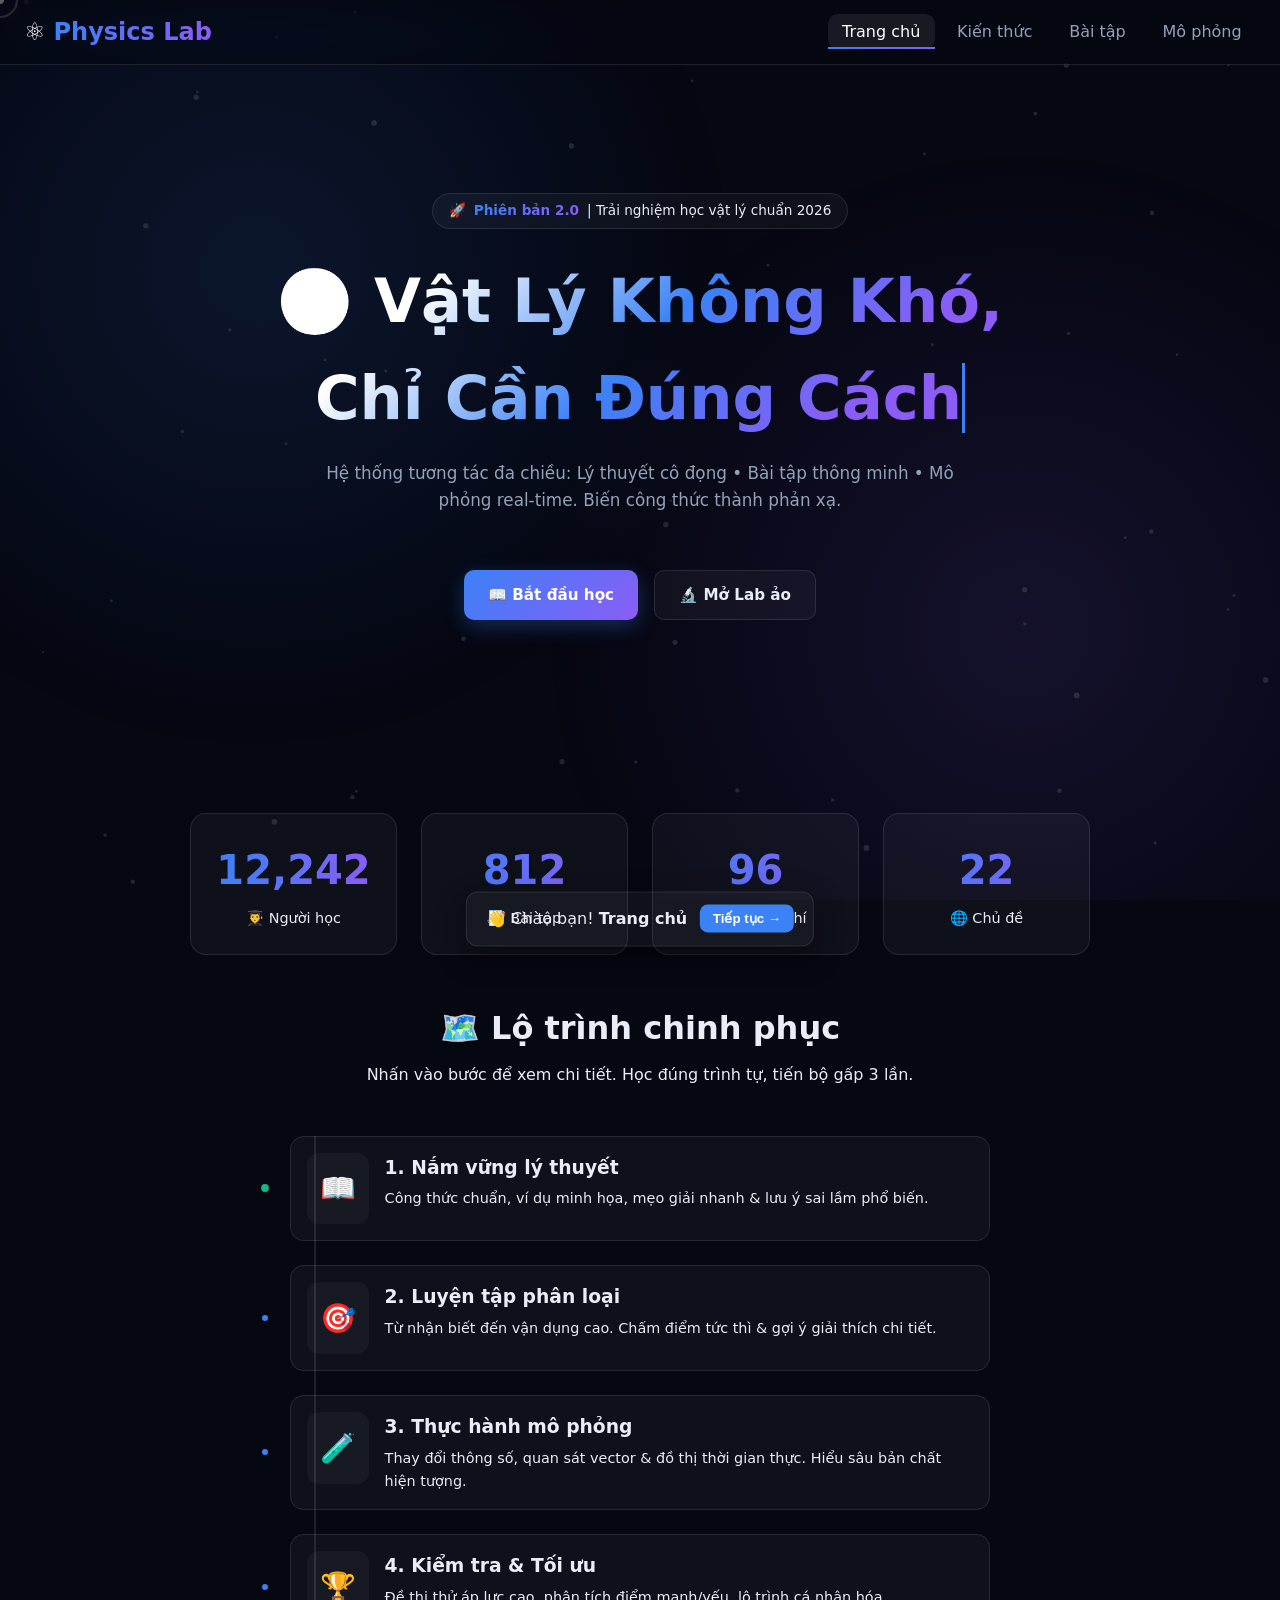
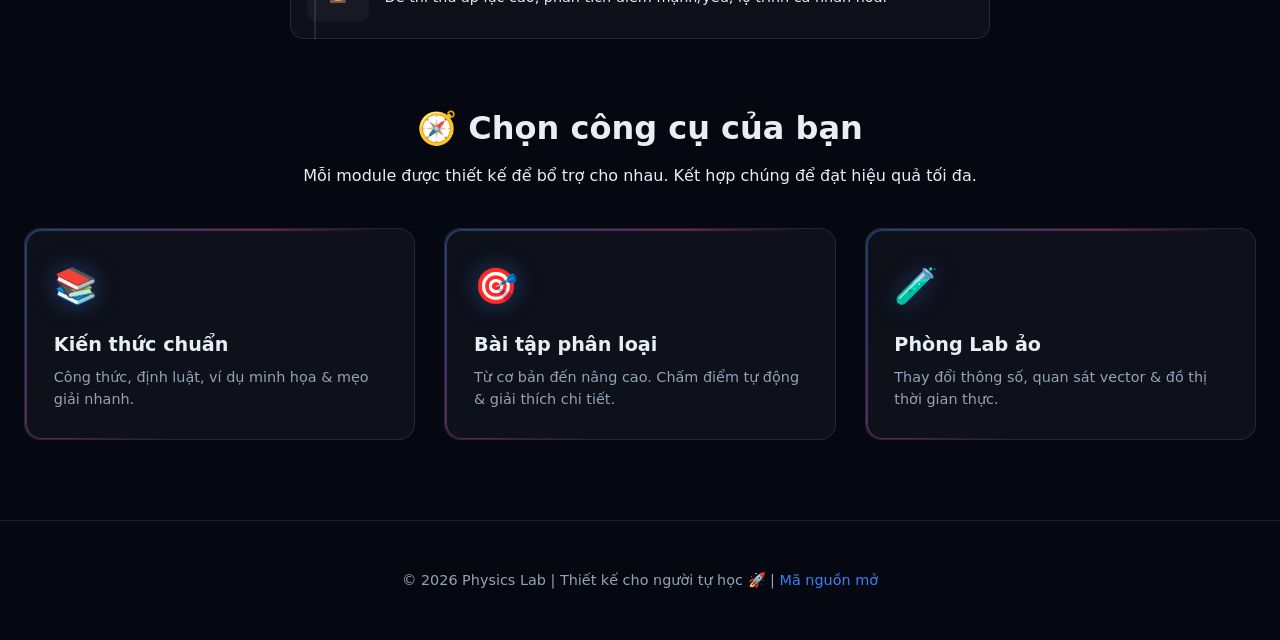
<file: index.html>
<!doctype html>
<html lang="vi">
  <head>
    <meta charset="UTF-8" />
    <meta name="viewport" content="width=device-width, initial-scale=1.0" />
    <meta
      name="description"
      content="Physics Lab - Nền tảng học vật lý tương tác, mô phỏng trực quan & bài tập thông minh."
    />
    <title>⚛️ Physics Lab | Khám Phá Vật Lý</title>
    <link rel="stylesheet" href="style.css" />
    <style>
      /* === INDEX ONLY ENHANCEMENTS === */
      .hero-badge {
        display: inline-flex;
        align-items: center;
        gap: 0.5rem;
        padding: 0.4rem 1rem;
        background: var(--surface);
        border: 1px solid var(--border);
        border-radius: 20px;
        font-size: 0.85rem;
        color: var(--muted);
        margin-bottom: 1.5rem;
      }
      .hero-badge span {
        background: linear-gradient(90deg, var(--primary), var(--secondary));
        -webkit-background-clip: text;
        -webkit-text-fill-color: transparent;
        font-weight: 600;
      }
      .typewriter {
        border-right: 3px solid var(--primary);
        animation: blink 0.8s step-end infinite;
      }
      @keyframes blink {
        50% {
          border-color: transparent;
        }
      }

      /* STATS COUNTER */
      .stats-grid {
        display: grid;
        grid-template-columns: repeat(auto-fit, minmax(180px, 1fr));
        gap: 1.5rem;
        margin: 3rem auto;
        max-width: 900px;
        text-align: center;
      }
      .stat-item {
        background: var(--surface);
        border: 1px solid var(--border);
        padding: 1.5rem;
        border-radius: 16px;
        transition: 0.3s;
      }
      .stat-item:hover {
        transform: translateY(-4px);
        box-shadow: 0 10px 25px rgba(0, 0, 0, 0.3);
      }
      .stat-num {
        font-size: 2.5rem;
        font-weight: 800;
        background: linear-gradient(90deg, var(--primary), var(--secondary));
        -webkit-background-clip: text;
        -webkit-text-fill-color: transparent;
      }
      .stat-label {
        color: var(--muted);
        font-size: 0.9rem;
        margin-top: 0.3rem;
      }

      /* ROADMAP */
      .roadmap {
        display: flex;
        flex-direction: column;
        gap: 1.5rem;
        max-width: 700px;
        margin: 3rem auto;
        position: relative;
      }
      .roadmap::before {
        content: "";
        position: absolute;
        left: 24px;
        top: 0;
        bottom: 0;
        width: 2px;
        background: var(--border);
      }
      .roadmap-step {
        display: flex;
        gap: 1rem;
        align-items: flex-start;
        padding: 1rem;
        background: var(--surface);
        border: 1px solid var(--border);
        border-radius: 14px;
        cursor: pointer;
        transition: 0.3s;
        position: relative;
      }
      .roadmap-step:hover {
        background: var(--surface-hover);
        transform: translateX(8px);
      }
      .roadmap-step::before {
        content: "";
        position: absolute;
        left: -32px;
        top: 50%;
        transform: translateY(-50%);
        width: 12px;
        height: 12px;
        background: var(--primary);
        border-radius: 50%;
        border: 3px solid var(--bg);
        transition: 0.3s;
      }
      .roadmap-step.active::before {
        background: var(--success);
        transform: translateY(-50%) scale(1.3);
      }
      .step-icon {
        font-size: 1.8rem;
        background: var(--surface);
        padding: 0.8rem;
        border-radius: 12px;
      }
      .step-content h3 {
        margin-bottom: 0.3rem;
      }
      .step-content p {
        color: var(--muted);
        font-size: 0.9rem;
      }

      /* MAGNETIC BUTTONS */
      .magnetic {
        position: relative;
        overflow: hidden;
        z-index: 1;
      }
      .magnetic::after {
        content: "";
        position: absolute;
        inset: 0;
        background: linear-gradient(
          135deg,
          rgba(255, 255, 255, 0.2),
          transparent 60%
        );
        transform: translateX(-100%);
        transition: 0.6s;
      }
      .magnetic:hover::after {
        transform: translateX(0%);
      }
      .ripple {
        position: absolute;
        border-radius: 50%;
        background: rgba(255, 255, 255, 0.4);
        transform: scale(0);
        animation: ripple-anim 0.6s ease-out;
        pointer-events: none;
      }
      @keyframes ripple-anim {
        to {
          transform: scale(4);
          opacity: 0;
        }
      }

      /* MOBILE NAV */
      .nav-toggle {
        display: none;
        background: none;
        border: none;
        color: var(--text);
        font-size: 1.5rem;
        cursor: pointer;
      }
      @media (max-width: 768px) {
        .nav-toggle {
          display: block;
        }
        .nav-links {
          position: fixed;
          top: 70px;
          right: -100%;
          width: 260px;
          height: calc(100vh - 70px);
          background: var(--bg);
          border-left: 1px solid var(--border);
          padding: 2rem 1.5rem;
          flex-direction: column;
          transition: 0.4s var(--ease);
          z-index: 99;
        }
        .nav-links.open {
          right: 0;
        }
        .nav-links a {
          padding: 1rem 0;
          border-bottom: 1px solid var(--border);
        }
      }

      /* CONTINUE BANNER */
      .continue-banner {
        position: fixed;
        bottom: 20px;
        left: 50%;
        transform: translateX(-50%) translateY(120%);
        background: var(--surface);
        border: 1px solid var(--border);
        padding: 0.8rem 1.2rem;
        border-radius: 12px;
        display: flex;
        align-items: center;
        gap: 0.8rem;
        z-index: 90;
        box-shadow: 0 10px 30px rgba(0, 0, 0, 0.4);
        transition: 0.5s var(--ease);
      }
      .continue-banner.show {
        transform: translateX(-50%) translateY(0);
      }
      .continue-banner button {
        background: var(--primary);
        color: #fff;
        border: none;
        padding: 0.4rem 0.8rem;
        border-radius: 8px;
        cursor: pointer;
        font-weight: 600;
      }
      .continue-banner button:hover {
        background: var(--secondary);
      }
    </style>
  </head>
  <body>
    <div id="loader"><div class="spinner"></div></div>
    <div class="cursor-dot"></div>
    <div class="cursor-outline"></div>
    <canvas id="particles"></canvas>

    <nav id="navbar">
      <div class="nav-wrap">
        <a href="index.html" class="logo">⚛️ <span>Physics Lab</span></a>
        <button
          class="nav-toggle"
          onclick="
            document.querySelector('.nav-links').classList.toggle('open')
          "
        >
          ☰
        </button>
        <ul class="nav-links">
          <li><a href="index.html" class="active">Trang chủ</a></li>
          <li><a href="Kienthuc.html">Kiến thức</a></li>
          <li><a href="Baitap.html">Bài tập</a></li>
          <li><a href="Mophong.html">Mô phỏng</a></li>
        </ul>
      </div>
    </nav>

    <main>
      <section class="hero">
        <div class="hero-badge">
          🚀 <span>Phiên bản 2.0</span> | Trải nghiệm học vật lý chuẩn 2026
        </div>
        <h1>
          🌏 Vật Lý Không Khó, <br /><span
            class="typewriter"
            id="typewriter"
          ></span>
        </h1>
        <p>
          Hệ thống tương tác đa chiều: Lý thuyết cô đọng • Bài tập thông minh •
          Mô phỏng real-time. Biến công thức thành phản xạ.
        </p>
        <div
          style="
            display: flex;
            gap: 1rem;
            flex-wrap: wrap;
            justify-content: center;
            margin-top: 2rem;
          "
        >
          <a href="Kienthuc.html" class="btn btn-primary magnetic"
            >📖 Bắt đầu học</a
          >
          <a href="Mophong.html" class="btn btn-secondary magnetic"
            >🔬 Mở Lab ảo</a
          >
        </div>
      </section>

      <section class="container reveal">
        <div class="stats-grid" id="stats">
          <div class="stat-item" data-target="12450">
            <div class="stat-num" data-count="0">0</div>
            <div class="stat-label">👨‍🎓 Người học</div>
          </div>
          <div class="stat-item" data-target="840">
            <div class="stat-num" data-count="0">0</div>
            <div class="stat-label">📝 Bài tập</div>
          </div>
          <div class="stat-item" data-target="100">
            <div class="stat-num" data-count="0">0</div>
            <div class="stat-label">💯 % Miễn phí</div>
          </div>
          <div class="stat-item" data-target="24">
            <div class="stat-num" data-count="0">0</div>
            <div class="stat-label">🌐 Chủ đề</div>
          </div>
        </div>
      </section>

      <section class="container reveal">
        <h2 style="text-align: center; font-size: 2rem; margin-bottom: 0.5rem">
          🗺️ Lộ trình chinh phục
        </h2>
        <p style="text-align: center; color: var(--muted); margin-bottom: 2rem">
          Nhấn vào bước để xem chi tiết. Học đúng trình tự, tiến bộ gấp 3 lần.
        </p>
        <div class="roadmap">
          <div class="roadmap-step active" onclick="highlightStep(this)">
            <div class="step-icon">📖</div>
            <div class="step-content">
              <h3>1. Nắm vững lý thuyết</h3>
              <p>
                Công thức chuẩn, ví dụ minh họa, mẹo giải nhanh & lưu ý sai lầm
                phổ biến.
              </p>
            </div>
          </div>
          <div class="roadmap-step" onclick="highlightStep(this)">
            <div class="step-icon">🎯</div>
            <div class="step-content">
              <h3>2. Luyện tập phân loại</h3>
              <p>
                Từ nhận biết đến vận dụng cao. Chấm điểm tức thì & gợi ý giải
                thích chi tiết.
              </p>
            </div>
          </div>
          <div class="roadmap-step" onclick="highlightStep(this)">
            <div class="step-icon">🧪</div>
            <div class="step-content">
              <h3>3. Thực hành mô phỏng</h3>
              <p>
                Thay đổi thông số, quan sát vector & đồ thị thời gian thực. Hiểu
                sâu bản chất hiện tượng.
              </p>
            </div>
          </div>
          <div class="roadmap-step" onclick="highlightStep(this)">
            <div class="step-icon">🏆</div>
            <div class="step-content">
              <h3>4. Kiểm tra & Tối ưu</h3>
              <p>
                Đề thi thử áp lực cao, phân tích điểm mạnh/yếu, lộ trình cá nhân
                hóa.
              </p>
            </div>
          </div>
        </div>
      </section>

      <section class="container reveal" style="margin-top: 4rem">
        <h2 style="text-align: center; font-size: 2rem; margin-bottom: 0.5rem">
          🧭 Chọn công cụ của bạn
        </h2>
        <p style="text-align: center; color: var(--muted); margin-bottom: 2rem">
          Mỗi module được thiết kế để bổ trợ cho nhau. Kết hợp chúng để đạt hiệu
          quả tối đa.
        </p>
        <div class="grid">
          <a href="Kienthuc.html" class="card tilt"
            ><span class="shine"></span>
            <div class="card-icon">📚</div>
            <h3>Kiến thức chuẩn</h3>
            <p>Công thức, định luật, ví dụ minh họa & mẹo giải nhanh.</p></a
          >
          <a href="Baitap.html" class="card tilt"
            ><span class="shine"></span>
            <div class="card-icon">🎯</div>
            <h3>Bài tập phân loại</h3>
            <p>
              Từ cơ bản đến nâng cao. Chấm điểm tự động & giải thích chi tiết.
            </p></a
          >
          <a href="Mophong.html" class="card tilt"
            ><span class="shine"></span>
            <div class="card-icon">🧪</div>
            <h3>Phòng Lab ảo</h3>
            <p>
              Thay đổi thông số, quan sát vector & đồ thị thời gian thực.
            </p></a
          >
        </div>
      </section>
    </main>

    <div class="continue-banner" id="continueBanner">
      <span>👋 Chào bạn! <b id="lastPage">Trang chủ</b></span>
      <button
        onclick="
          window.location.href = document
            .getElementById('lastPage')
            .getAttribute('data-href')
        "
      >
        Tiếp tục →
      </button>
    </div>

    <footer>
      © 2026 Physics Lab | Thiết kế cho người tự học 🚀 |
      <a href="https://github.com" target="_blank">Mã nguồn mở</a>
    </footer>

    <script>
      // CORE
      window.addEventListener("load", () =>
        document.getElementById("loader").classList.add("hidden"),
      );
      const dot = document.querySelector(".cursor-dot"),
        outline = document.querySelector(".cursor-outline");
      window.addEventListener("mousemove", (e) => {
        dot.style.left = e.clientX + "px";
        dot.style.top = e.clientY + "px";
        outline.style.left = e.clientX + "px";
        outline.style.top = e.clientY + "px";
      });
      document
        .querySelectorAll("a, button, .card, .roadmap-step")
        .forEach((el) => {
          el.addEventListener("mouseenter", () =>
            outline.classList.add("cursor-hover"),
          );
          el.addEventListener("mouseleave", () =>
            outline.classList.remove("cursor-hover"),
          );
        });

      // PARTICLES
      const cvs = document.getElementById("particles"),
        ctx = cvs.getContext("2d"),
        particles = [];
      function resize() {
        cvs.width = window.innerWidth;
        cvs.height = window.innerHeight;
      }
      window.addEventListener("resize", resize);
      resize();
      for (let i = 0; i < 50; i++)
        particles.push({
          x: Math.random() * cvs.width,
          y: Math.random() * cvs.height,
          r: Math.random() * 2 + 1,
          dx: (Math.random() - 0.5) * 0.4,
          dy: (Math.random() - 0.5) * 0.4,
        });
      function drawBg() {
        ctx.clearRect(0, 0, cvs.width, cvs.height);
        particles.forEach((p) => {
          p.x += p.dx;
          p.y += p.dy;
          if (p.x < 0 || p.x > cvs.width) p.dx *= -1;
          if (p.y < 0 || p.y > cvs.height) p.dy *= -1;
          ctx.beginPath();
          ctx.arc(p.x, p.y, p.r, 0, Math.PI * 2);
          ctx.fillStyle = "rgba(255,255,255,0.12)";
          ctx.fill();
        });
        requestAnimationFrame(drawBg);
      }
      drawBg();

      // TYPEWRITER
      const phrases = [
        "Chỉ Cần Đúng Cách ✨",
        "Hãy Để Mô Phỏng Dẫn Lối 🌊",
        "Biến Lý Thuyết Thành Phản Xạ 🧠",
      ];
      let pIdx = 0,
        cIdx = 0,
        isDeleting = false;
      const typeEl = document.getElementById("typewriter");
      function typeLoop() {
        const current = phrases[pIdx];
        typeEl.textContent = current.substring(0, cIdx);
        cIdx += isDeleting ? -1 : 1;
        let speed = isDeleting ? 40 : 80;
        if (!isDeleting && cIdx === current.length) {
          isDeleting = true;
          speed = 1500;
        } else if (isDeleting && cIdx === 0) {
          isDeleting = false;
          pIdx = (pIdx + 1) % phrases.length;
          speed = 400;
        }
        setTimeout(typeLoop, speed);
      }
      typeLoop();

      // STATS COUNTER
      const stats = document.getElementById("stats");
      const counterObs = new IntersectionObserver(
        (entries) => {
          entries.forEach((e) => {
            if (e.isIntersecting) {
              document.querySelectorAll(".stat-num").forEach((el) => {
                const target = +el.closest(".stat-item").dataset.target;
                let current = 0;
                const inc = target / 60;
                const timer = setInterval(() => {
                  current += inc;
                  if (current >= target) {
                    clearInterval(timer);
                    current = target;
                  }
                  el.textContent = Math.floor(current).toLocaleString();
                }, 20);
              });
              counterObs.unobserve(stats);
            }
          });
        },
        { threshold: 0.5 },
      );
      counterObs.observe(stats);

      // ROADMAP HIGHLIGHT
      function highlightStep(el) {
        document
          .querySelectorAll(".roadmap-step")
          .forEach((s) => s.classList.remove("active"));
        el.classList.add("active");
      }

      // MAGNETIC & RIPPLE
      document.querySelectorAll(".magnetic").forEach((btn) => {
        btn.addEventListener("mousemove", (e) => {
          const rect = btn.getBoundingClientRect();
          const x = e.clientX - rect.left - rect.width / 2;
          const y = e.clientY - rect.top - rect.height / 2;
          btn.style.transform = `translate(${x * 0.3}px, ${y * 0.3}px)`;
        });
        btn.addEventListener(
          "mouseleave",
          () => (btn.style.transform = "translate(0,0)"),
        );
        btn.addEventListener("click", function (e) {
          const ripple = document.createElement("span");
          ripple.classList.add("ripple");
          const rect = this.getBoundingClientRect();
          const size = Math.max(rect.width, rect.height);
          ripple.style.width = ripple.style.height = size + "px";
          ripple.style.left = e.clientX - rect.left - size / 2 + "px";
          ripple.style.top = e.clientY - rect.top - size / 2 + "px";
          this.appendChild(ripple);
          setTimeout(() => ripple.remove(), 600);
        });
      });

      // SCROLL REVEAL
      const obs = new IntersectionObserver(
        (e) =>
          e.forEach(
            (t) => t.isIntersecting && t.target.classList.add("visible"),
          ),
        { threshold: 0.1 },
      );
      document.querySelectorAll(".reveal").forEach((el) => obs.observe(el));

      // CONTINUE BANNER (LocalStorage)
      const last = localStorage.getItem("last_visited");
      if (last && last !== "index.html") {
        const banner = document.getElementById("continueBanner");
        const label = document.getElementById("lastPage");
        const map = {
          "Kienthuc.html": "Kiến thức",
          "Baitap.html": "Bài tập",
          "Mophong.html": "Mô phỏng",
        };
        label.textContent = map[last] || last;
        label.setAttribute("data-href", last);
        setTimeout(() => banner.classList.add("show"), 1200);
        setTimeout(() => banner.classList.remove("show"), 7000);
      }
      localStorage.setItem("last_visited", "index.html");

      // NAV HIDE/SHOW
      let lastScroll = 0;
      window.addEventListener("scroll", () => {
        const current = window.scrollY;
        document
          .getElementById("navbar")
          .classList.toggle("hide", current > lastScroll && current > 100);
        lastScroll = current;
      });
    </script>
  </body>
</html>
</file>
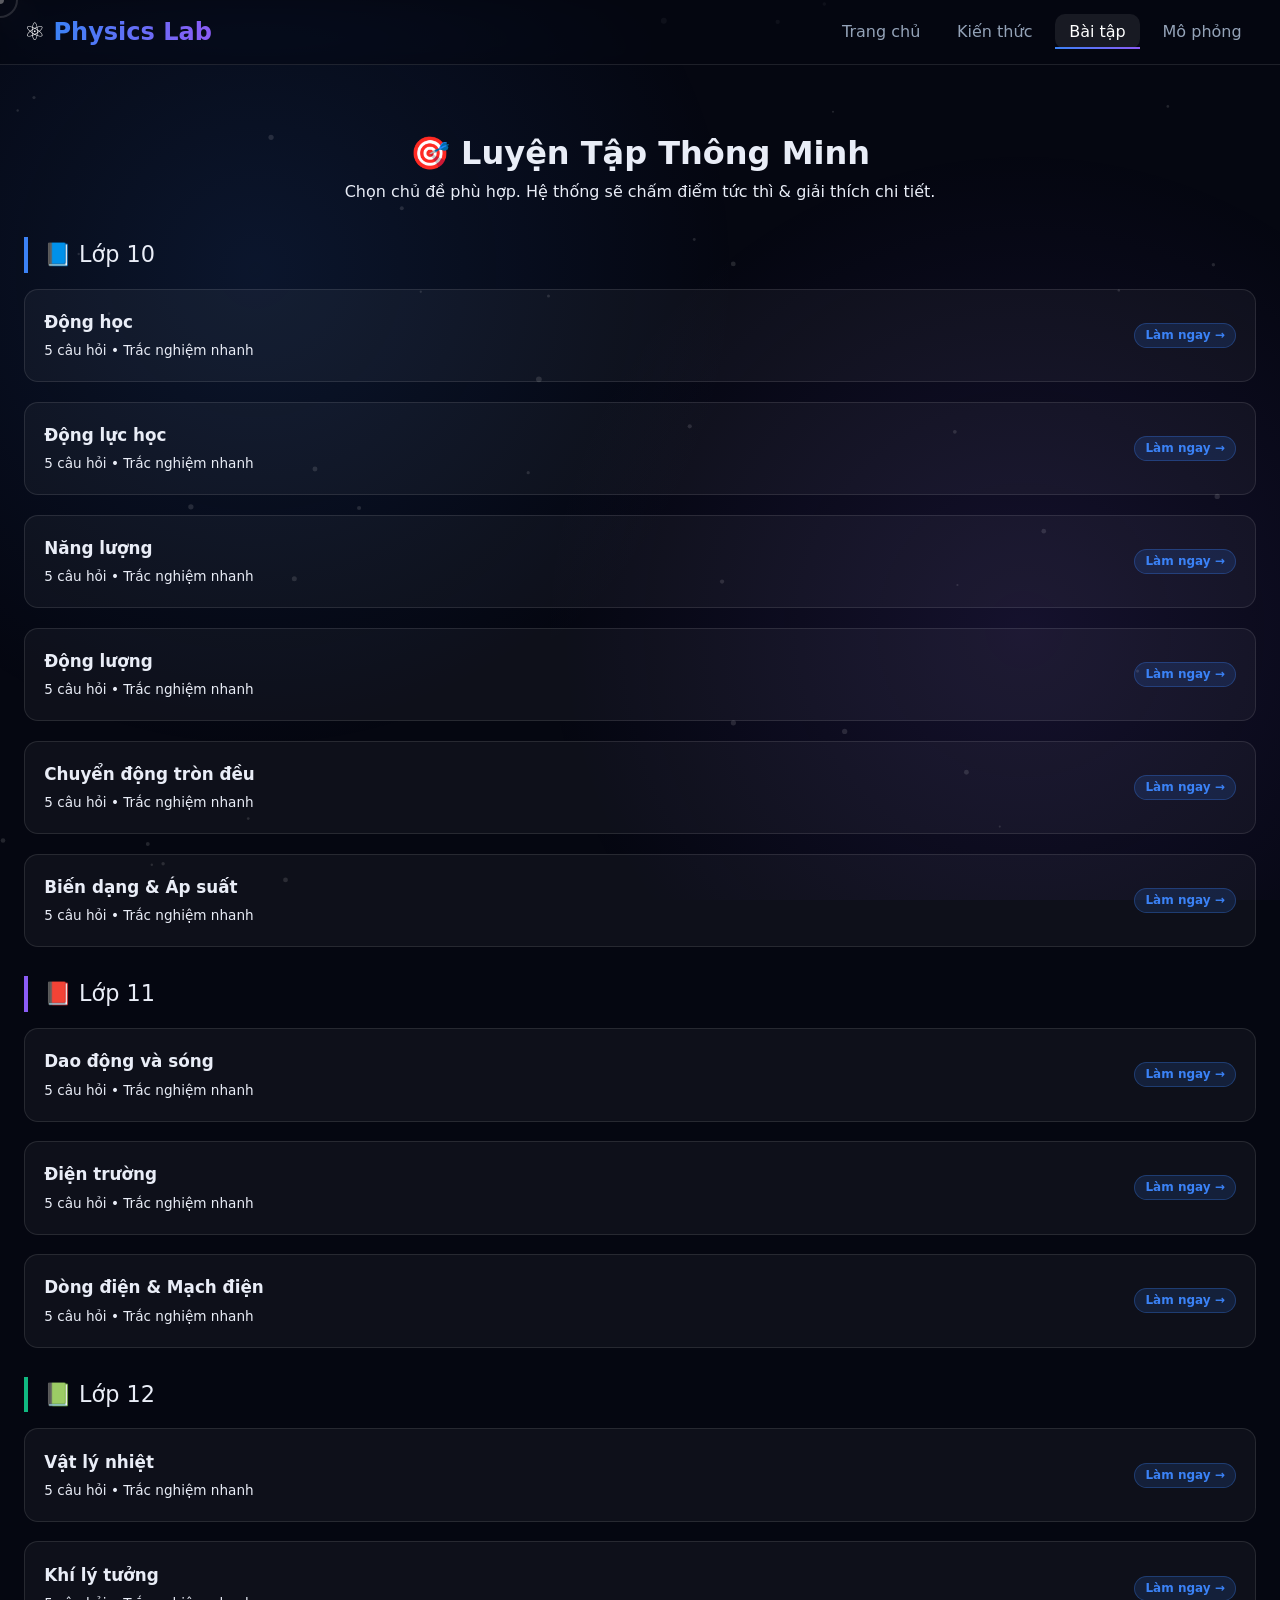
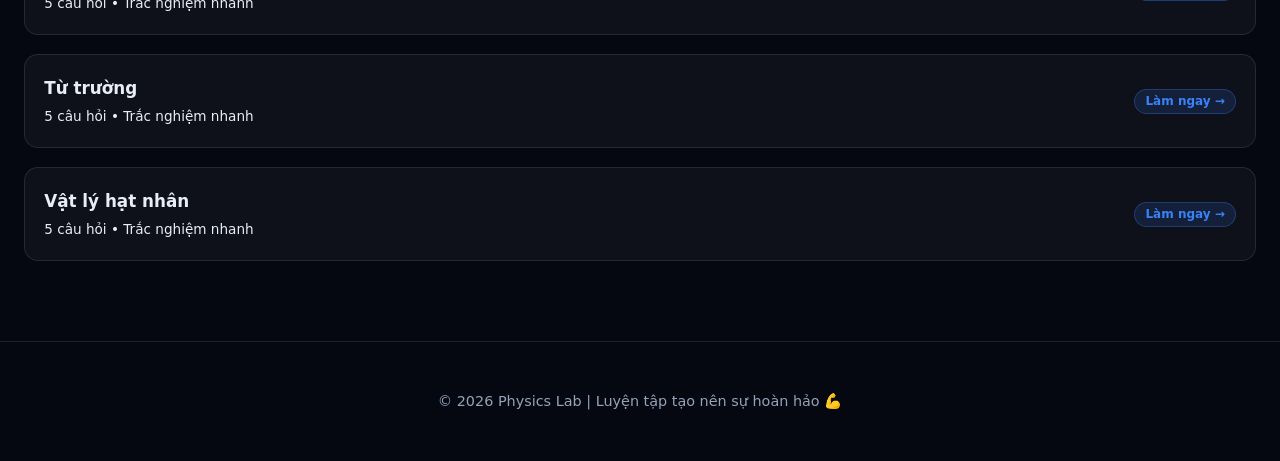
<file: Baitap.html>
<!doctype html>
<html lang="vi">
  <head>
    <meta charset="UTF-8" />
    <meta name="viewport" content="width=device-width, initial-scale=1.0" />
    <title>🎯 Bài Tập | Physics Lab</title>
    <link rel="stylesheet" href="style.css" />
    <style>
      /* === BAITAP SPECIFIC STYLES === */
      .quiz-header {
        text-align: center;
        margin-bottom: 2rem;
      }
      .topic-grid {
        display: grid;
        gap: 1.2rem;
        margin-top: 1rem;
      }
      .grade-title {
        font-size: 1.4rem;
        margin: 1.8rem 0 0.8rem;
        padding-left: 1rem;
        border-left: 4px solid var(--primary);
      }
      .topic-card {
        background: var(--surface);
        border: 1px solid var(--border);
        border-radius: 14px;
        padding: 1.2rem;
        cursor: pointer;
        transition: 0.3s;
        display: flex;
        justify-content: space-between;
        align-items: center;
      }
      .topic-card:hover {
        background: var(--surface-hover);
        transform: translateX(6px);
        border-color: var(--primary);
      }
      .topic-info h3 {
        margin-bottom: 0.3rem;
        font-size: 1.05rem;
      }
      .topic-info p {
        color: var(--muted);
        font-size: 0.85rem;
      }
      .badge {
        background: rgba(59, 130, 246, 0.15);
        color: var(--primary);
        padding: 2px 10px;
        border-radius: 20px;
        font-size: 0.75rem;
        font-weight: 600;
      }

      .quiz-box {
        background: var(--surface);
        border: 1px solid var(--border);
        border-radius: 20px;
        padding: 2rem;
        margin-top: 1rem;
      }
      .progress-bar {
        height: 8px;
        background: rgba(255, 255, 255, 0.1);
        border-radius: 4px;
        margin-bottom: 1.5rem;
        overflow: hidden;
      }
      .progress-fill {
        height: 100%;
        background: linear-gradient(90deg, var(--primary), var(--secondary));
        width: 0%;
        transition: 0.4s;
      }
      .question-text {
        font-size: 1.15rem;
        margin-bottom: 1.5rem;
        line-height: 1.5;
      }

      .options {
        display: grid;
        gap: 0.8rem;
      }
      .opt {
        padding: 1rem;
        border: 1px solid var(--border);
        border-radius: 12px;
        cursor: pointer;
        transition: 0.3s;
        background: var(--surface);
        position: relative;
        overflow: hidden;
      }
      .opt:hover:not(.disabled) {
        background: var(--surface-hover);
        transform: translateX(5px);
      }
      .opt.correct {
        background: rgba(16, 185, 129, 0.2);
        border-color: var(--success);
        color: #fff;
      }
      .opt.wrong {
        background: rgba(239, 68, 68, 0.2);
        border-color: #ef4444;
        color: #fff;
      }
      .opt.disabled {
        pointer-events: none;
        opacity: 0.8;
      }

      .explanation {
        margin-top: 1rem;
        padding: 0.8rem;
        background: rgba(0, 0, 0, 0.2);
        border-radius: 10px;
        font-size: 0.9rem;
        color: var(--muted);
        display: none;
        border-left: 3px solid var(--secondary);
      }
      .explanation.show {
        display: block;
        animation: fadeUp 0.3s ease;
      }

      .nav-btns {
        display: flex;
        gap: 1rem;
        margin-top: 1.5rem;
        justify-content: flex-end;
      }
      .btn-quiz {
        padding: 0.7rem 1.5rem;
        border-radius: 10px;
        border: 1px solid var(--border);
        background: var(--surface);
        color: var(--text);
        cursor: pointer;
        transition: 0.3s;
        font-weight: 600;
      }
      .btn-quiz:hover:not(:disabled) {
        background: var(--surface-hover);
      }
      .btn-quiz:disabled {
        opacity: 0.5;
        cursor: not-allowed;
      }
      .btn-quiz.primary {
        background: var(--primary);
        border-color: transparent;
        color: #fff;
      }
      .btn-quiz.primary:hover:not(:disabled) {
        background: var(--secondary);
      }

      .result-box {
        text-align: center;
        padding: 3rem 2rem;
      }
      .score-circle {
        width: 120px;
        height: 120px;
        border-radius: 50%;
        background: var(--surface);
        border: 4px solid var(--primary);
        display: flex;
        align-items: center;
        justify-content: center;
        margin: 0 auto 1.5rem;
        font-size: 2.5rem;
        font-weight: 800;
      }
      .confetti-canvas {
        position: fixed;
        top: 0;
        left: 0;
        width: 100%;
        height: 100%;
        pointer-events: none;
        z-index: 999;
      }

      @media (max-width: 768px) {
        .topic-grid {
          grid-template-columns: 1fr;
        }
        .quiz-box {
          padding: 1.5rem;
        }
      }
    </style>
  </head>
  <body>
    <div id="loader"><div class="spinner"></div></div>
    <div class="cursor-dot"></div>
    <div class="cursor-outline"></div>
    <canvas id="particles"></canvas>

    <nav id="navbar">
      <div class="nav-wrap">
        <a href="index.html" class="logo">⚛️ <span>Physics Lab</span></a>
        <ul class="nav-links">
          <li><a href="index.html">Trang chủ</a></li>
          <li><a href="Kienthuc.html">Kiến thức</a></li>
          <li><a href="Baitap.html" class="active">Bài tập</a></li>
          <li><a href="Mophong.html">Mô phỏng</a></li>
        </ul>
      </div>
    </nav>

    <main class="container" style="padding-top: 8rem">
      <div class="quiz-header reveal">
        <h1>🎯 Luyện Tập Thông Minh</h1>
        <p style="color: var(--muted)">
          Chọn chủ đề phù hợp. Hệ thống sẽ chấm điểm tức thì & giải thích chi
          tiết.
        </p>
      </div>

      <!-- TOPIC SELECTION -->
      <section id="topic-screen" class="reveal">
        <div class="grade-title">📘 Lớp 10</div>
        <div class="topic-grid" id="grid-10"></div>
        <div class="grade-title" style="border-left-color: var(--secondary)">
          📕 Lớp 11
        </div>
        <div class="topic-grid" id="grid-11"></div>
        <div class="grade-title" style="border-left-color: var(--success)">
          📗 Lớp 12
        </div>
        <div class="topic-grid" id="grid-12"></div>
      </section>

      <!-- QUIZ AREA -->
      <section id="quiz-screen" style="display: none">
        <div class="progress-bar">
          <div class="progress-fill" id="prog"></div>
        </div>
        <div class="quiz-box">
          <div
            style="
              display: flex;
              justify-content: space-between;
              margin-bottom: 1rem;
              color: var(--muted);
              font-size: 0.9rem;
            "
          >
            <span id="topic-badge"></span>
            <span id="q-counter">Câu 1/5</span>
          </div>
          <div class="question-text" id="q-text"></div>
          <div class="options" id="opts"></div>
          <div class="explanation" id="explain"></div>
          <div class="nav-btns">
            <button class="btn-quiz" onclick="backToTopics()">
              ↺ Đổi chủ đề
            </button>
            <button
              class="btn-quiz primary"
              id="next-btn"
              onclick="nextQuestion()"
              disabled
            >
              Câu tiếp ➡️
            </button>
          </div>
        </div>
      </section>

      <!-- RESULTS -->
      <section id="result-screen" style="display: none">
        <div class="quiz-box result-box">
          <div class="score-circle" id="final-score">0/5</div>
          <h2 id="result-title">🎉 Xuất sắc!</h2>
          <p
            id="result-msg"
            style="
              color: var(--muted);
              margin: 0.5rem auto 1.5rem;
              max-width: 500px;
            "
          ></p>
          <div
            style="
              display: flex;
              gap: 1rem;
              justify-content: center;
              flex-wrap: wrap;
            "
          >
            <button class="btn-quiz primary" onclick="restartQuiz()">
              🔄 Làm lại
            </button>
            <button class="btn-quiz" onclick="backToTopics()">
              📚 Chọn chủ đề khác
            </button>
          </div>
        </div>
      </section>
    </main>

    <footer>© 2026 Physics Lab | Luyện tập tạo nên sự hoàn hảo 💪</footer>
    <canvas class="confetti-canvas" id="confetti-canvas"></canvas>

    <script>
      // 🔗 CORE UI (Loader, Cursor, Particles, Nav, Scroll Reveal)
      window.addEventListener("load", () =>
        document.getElementById("loader").classList.add("hidden"),
      );
      const dot = document.querySelector(".cursor-dot"),
        outline = document.querySelector(".cursor-outline");
      window.addEventListener("mousemove", (e) => {
        dot.style.left = e.clientX + "px";
        dot.style.top = e.clientY + "px";
        outline.style.left = e.clientX + "px";
        outline.style.top = e.clientY + "px";
      });
      document
        .querySelectorAll("a, button, .topic-card, .opt")
        .forEach((el) => {
          el.addEventListener("mouseenter", () =>
            outline.classList.add("cursor-hover"),
          );
          el.addEventListener("mouseleave", () =>
            outline.classList.remove("cursor-hover"),
          );
        });
      const cvs = document.getElementById("particles"),
        ctx = cvs.getContext("2d"),
        particles = [];
      function resize() {
        cvs.width = window.innerWidth;
        cvs.height = window.innerHeight;
      }
      window.addEventListener("resize", resize);
      resize();
      for (let i = 0; i < 40; i++)
        particles.push({
          x: Math.random() * cvs.width,
          y: Math.random() * cvs.height,
          r: Math.random() * 2 + 1,
          dx: (Math.random() - 0.5) * 0.4,
          dy: (Math.random() - 0.5) * 0.4,
        });
      function drawBg() {
        ctx.clearRect(0, 0, cvs.width, cvs.height);
        particles.forEach((p) => {
          p.x += p.dx;
          p.y += p.dy;
          if (p.x < 0 || p.x > cvs.width) p.dx *= -1;
          if (p.y < 0 || p.y > cvs.height) p.dy *= -1;
          ctx.beginPath();
          ctx.arc(p.x, p.y, p.r, 0, Math.PI * 2);
          ctx.fillStyle = "rgba(255,255,255,0.12)";
          ctx.fill();
        });
        requestAnimationFrame(drawBg);
      }
      drawBg();
      const obs = new IntersectionObserver(
        (e) =>
          e.forEach(
            (t) => t.isIntersecting && t.target.classList.add("visible"),
          ),
        { threshold: 0.1 },
      );
      document.querySelectorAll(".reveal").forEach((el) => obs.observe(el));
      let lastScroll = 0;
      window.addEventListener("scroll", () => {
        document
          .getElementById("navbar")
          .classList.toggle(
            "hide",
            window.scrollY > lastScroll && window.scrollY > 100,
          );
        lastScroll = window.scrollY;
      });

      // 📚 QUESTION BANK (Bám sát 13 chủ đề)
      const bank = {
        "10-dong-hoc": {
          name: "Động học",
          grade: "Lớp 10",
          qs: [
            {
              q: "Trong chuyển động thẳng nhanh dần đều, đại lượng nào không đổi?",
              opts: ["Vận tốc", "Gia tốc", "Li độ", "Quãng đường"],
              ans: 1,
              ex: "Gia tốc a là hằng số dương trong chuyển động nhanh dần đều.",
            },
            {
              q: "Phương trình chuyển động thẳng đều là:",
              opts: [
                "x = x₀ + v₀t + ½at²",
                "x = x₀ + vt",
                "v = v₀ + at",
                "s = v²/2a",
              ],
              ans: 1,
              ex: "Chuyển động thẳng đều có a=0, nên x = x₀ + vt.",
            },
            {
              q: "Đơn vị của gia tốc là:",
              opts: ["m/s", "m/s²", "km/h", "N"],
              ans: 1,
              ex: "Gia tốc đo độ biến thiên vận tốc theo thời gian: m/s².",
            },
            {
              q: "Vật rơi tự do từ độ cao h, thời gian rơi là:",
              opts: ["t = √(2h/g)", "t = h/g", "t = 2h/g", "t = √(h/2g)"],
              ans: 0,
              ex: "Từ h = ½gt² suy ra t = √(2h/g).",
            },
            {
              q: "Đồ thị vận tốc - thời gian của chuyển động thẳng đều là:",
              opts: [
                "Đường cong",
                "Đường thẳng nghiêng",
                "Đường thẳng song song trục Ot",
                "Parabol",
              ],
              ans: 2,
              ex: "Vận tốc không đổi nên đồ thị là đường thẳng song song trục thời gian.",
            },
          ],
        },
        "10-dong-luc-hoc": {
          name: "Động lực học",
          grade: "Lớp 10",
          qs: [
            {
              q: "Định luật II Newton được biểu diễn bằng công thức:",
              opts: ["F = ma", "F = mv", "P = mg", "W = Fs"],
              ans: 0,
              ex: "Định luật II: F = m·a (lực gây ra gia tốc).",
            },
            {
              q: "Lực ma sát trượt phụ thuộc vào:",
              opts: [
                "Diện tích tiếp xúc",
                "Tốc độ vật",
                "Áp lực và hệ số ma sát",
                "Khối lượng riêng",
              ],
              ans: 2,
              ex: "F_ms = μ·N, phụ thuộc hệ số ma sát μ và áp lực N.",
            },
            {
              q: "Khi vật chuyển động tròn đều, lực hướng tâm có độ lớn:",
              opts: ["F = mω²r", "F = mv", "F = ma²", "F = mω"],
              ans: 0,
              ex: "Công thức lực hướng tâm: F_ht = mω²r = mv²/r.",
            },
            {
              q: "Lực và phản lực theo định luật III Newton:",
              opts: [
                "Cùng phương, cùng chiều",
                "Cân bằng nhau",
                "Khác độ lớn",
                "Xuất hiện và mất đi đồng thời",
              ],
              ans: 3,
              ex: "Lực và phản lực xuất hiện/mất đi đồng thời, ngược chiều, không cân bằng vì đặt lên 2 vật khác nhau.",
            },
            {
              q: "Quán tính của vật đặc trưng bởi:",
              opts: ["Vận tốc", "Khối lượng", "Gia tốc", "Lực tác dụng"],
              ans: 1,
              ex: "Khối lượng là đại lượng đo mức quán tính.",
            },
          ],
        },
        "10-nang-luong": {
          name: "Năng lượng",
          grade: "Lớp 10",
          qs: [
            {
              q: "Động năng của vật phụ thuộc vào:",
              opts: [
                "Khối lượng và vận tốc",
                "Khối lượng và độ cao",
                "Độ cứng lò xo",
                "Thời gian chuyển động",
              ],
              ans: 0,
              ex: "W_đ = ½mv², phụ thuộc m và v.",
            },
            {
              q: "Thế năng trọng trường bằng 0 khi vật ở:",
              opts: [
                "Mặt đất (mốc thế năng)",
                "Độ cao cực đại",
                "Vị trí cân bằng",
                "Biên độ",
              ],
              ans: 0,
              ex: "W_t = mgh, chọn gốc thế năng ở mặt đất thì h=0 → W_t=0.",
            },
            {
              q: "Định luật bảo toàn cơ năng đúng khi:",
              opts: [
                "Có ma sát",
                "Chỉ có lực thế tác dụng",
                "Vật chuyển động nhanh dần",
                "Có lực cản không khí",
              ],
              ans: 1,
              ex: "Cơ năng bảo toàn khi hệ kín, chỉ có lực thế (trọng lực, đàn hồi).",
            },
            {
              q: "Công suất được tính bằng:",
              opts: ["P = A/t", "P = F·t", "P = W·t", "P = m·g"],
              ans: 0,
              ex: "Công suất = Công / Thời gian (P = A/t).",
            },
            {
              q: "Cơ năng của con lắc lò xo dao động điều hòa:",
              opts: [
                "Biến thiên tuần hoàn",
                "Bảo toàn",
                "Giảm dần",
                "Tăng dần",
              ],
              ans: 1,
              ex: "Bỏ qua ma sát, cơ năng con lắc lò xo được bảo toàn.",
            },
          ],
        },
        "10-dong-luong": {
          name: "Động lượng",
          grade: "Lớp 10",
          qs: [
            {
              q: "Động lượng là đại lượng:",
              opts: [
                "Vô hướng",
                "Vectơ",
                "Không đổi với mọi vật",
                "Bằng 0 khi vật đứng yên",
              ],
              ans: 1,
              ex: "p = m·v, cùng hướng với vận tốc → đại lượng vectơ.",
            },
            {
              q: "Hệ cô lập là hệ:",
              opts: [
                "Có ngoại lực tác dụng",
                "Không có ngoại lực hoặc ngoại lực cân bằng",
                "Chuyển động thẳng đều",
                "Đứng yên",
              ],
              ans: 1,
              ex: "Định luật bảo toàn động lượng áp dụng cho hệ cô lập (ΣF_ngoại = 0).",
            },
            {
              q: "Va chạm đàn hồi là va chạm:",
              opts: [
                "Mất động năng",
                "Bảo toàn động năng và động lượng",
                "Chỉ bảo toàn động lượng",
                "Vật dính vào nhau",
              ],
              ans: 1,
              ex: "Va chạm đàn hồi: bảo toàn cả động năng và động lượng.",
            },
            {
              q: "Đơn vị của động lượng:",
              opts: ["kg·m/s", "N·s", "kg·m/s²", "Cả A và B"],
              ans: 3,
              ex: "1 kg·m/s = 1 N·s (vì F=ma → N=kg·m/s² → N·s = kg·m/s).",
            },
            {
              q: "Xung lượng của lực bằng:",
              opts: ["F·Δt", "F/t", "m·v", "F·s"],
              ans: 0,
              ex: "Xung lượng = Lực × Thời gian tác dụng (Δp = F·Δt).",
            },
          ],
        },
        "10-chuyen-dong-tron": {
          name: "Chuyển động tròn đều",
          grade: "Lớp 10",
          qs: [
            {
              q: "Đại lượng nào không đổi trong chuyển động tròn đều?",
              opts: ["Vận tốc", "Gia tốc", "Tốc độ dài", "Vectơ vận tốc"],
              ans: 2,
              ex: "Tốc độ dài v không đổi, nhưng hướng vận tốc thay đổi liên tục.",
            },
            {
              q: "Liên hệ giữa tần số f và chu kỳ T:",
              opts: ["f = T", "f = 1/T", "f = 2πT", "f = T/2π"],
              ans: 1,
              ex: "Tần số là số vòng trong 1 giây, f = 1/T.",
            },
            {
              q: "Vectơ gia tốc hướng tâm có đặc điểm:",
              opts: [
                "Cùng hướng vận tốc",
                "Ngược hướng vận tốc",
                "Luôn hướng vào tâm quỹ đạo",
                "Vuông góc với bán kính",
              ],
              ans: 2,
              ex: "Gia tốc hướng tâm luôn hướng vào tâm quỹ đạo, vuông góc với vận tốc.",
            },
            {
              q: "Công thức tính tốc độ góc ω:",
              opts: ["ω = v·r", "ω = v/r", "ω = r/v", "ω = 2πr"],
              ans: 1,
              ex: "ω = v/r = 2πf = 2π/T.",
            },
            {
              q: "Chu kỳ quay của kim phút đồng hồ là:",
              opts: ["12 giờ", "1 giờ", "24 giờ", "60 giây"],
              ans: 1,
              ex: "Kim phút quay 1 vòng hết 1 giờ → T = 1h = 3600s.",
            },
          ],
        },
        "10-bien-dang-ap-suat": {
          name: "Biến dạng & Áp suất",
          grade: "Lớp 10",
          qs: [
            {
              q: "Định luật Hooke: Trong giới hạn đàn hồi, lực đàn hồi tỉ lệ với:",
              opts: [
                "Khối lượng vật",
                "Độ biến dạng",
                "Diện tích tiếp xúc",
                "Vận tốc",
              ],
              ans: 1,
              ex: "F_đh = k·|Δl|, tỉ lệ thuận với độ biến dạng.",
            },
            {
              q: "Áp suất chất lỏng tại độ sâu h:",
              opts: ["p = ρgh", "p = F/S", "p = p₀ + ρgh", "p = m/V"],
              ans: 2,
              ex: "Áp suất thủy tĩnh: p = p₀ + ρgh (p₀ là áp suất khí quyển).",
            },
            {
              q: "Lực đẩy Archimedes phụ thuộc vào:",
              opts: [
                "Khối lượng vật",
                "Trọng lượng riêng chất lỏng & thể tích chìm",
                "Hình dạng vật",
                "Độ sâu vật chìm",
              ],
              ans: 1,
              ex: "F_A = d·V_chìm = ρgV_chìm.",
            },
            {
              q: "Nguyên lý Pascal: Áp suất tác dụng lên chất lỏng được truyền:",
              opts: [
                "Giảm dần theo khoảng cách",
                "Nguyên vẹn theo mọi hướng",
                "Chỉ theo phương thẳng đứng",
                "Tăng lên 2 lần",
              ],
              ans: 1,
              ex: "Áp suất truyền nguyên vẹn theo mọi hướng trong lòng chất lỏng.",
            },
            {
              q: "Suất đàn hồi E đặc trưng cho:",
              opts: [
                "Khả năng chịu lực",
                "Độ cứng của vật liệu",
                "Khối lượng riêng",
                "Hệ số ma sát",
              ],
              ans: 1,
              ex: "E đặc trưng cho độ cứng của vật liệu, E càng lớn vật càng khó biến dạng.",
            },
          ],
        },
        "11-dao-dong-song": {
          name: "Dao động và sóng",
          grade: "Lớp 11",
          qs: [
            {
              q: "Tại vị trí cân bằng của dao động điều hòa:",
              opts: ["v=0, a max", "v max, a=0", "v max, a max", "v=0, a=0"],
              ans: 1,
              ex: "Ở VTCB, thế năng=0 → động năng max → v max. Lực kéo về=0 → a=0.",
            },
            {
              q: "Bước sóng λ là:",
              opts: [
                "Quãng đường vật đi trong 1s",
                "Khoảng cách giữa 2 điểm gần nhất dao động cùng pha",
                "Tốc độ truyền sóng",
                "Chu kỳ dao động",
              ],
              ans: 1,
              ex: "Bước sóng = khoảng cách ngắn nhất giữa 2 điểm dao động cùng pha.",
            },
            {
              q: "Sóng ngang là sóng có phương dao động:",
              opts: [
                "Trùng phương truyền",
                "Vuông góc phương truyền",
                "Nằm ngang",
                "Nằm dọc",
              ],
              ans: 1,
              ex: "Sóng ngang: phần tử môi trường dao động ⊥ phương truyền sóng.",
            },
            {
              q: "Giao thoa sóng xảy ra khi 2 sóng:",
              opts: [
                "Cùng tần số, lệch pha không đổi",
                "Khác tần số",
                "Cùng biên độ",
                "Truyền ngược chiều",
              ],
              ans: 0,
              ex: "Điều kiện giao thoa: cùng phương, cùng tần số, độ lệch pha không đổi.",
            },
            {
              q: "Tốc độ truyền sóng phụ thuộc vào:",
              opts: [
                "Tần số sóng",
                "Biên độ sóng",
                "Môi trường truyền sóng",
                "Bước sóng",
              ],
              ans: 2,
              ex: "Tốc độ sóng chỉ phụ thuộc vào tính chất môi trường (đàn hồi, mật độ...).",
            },
          ],
        },
        "11-dien-truong": {
          name: "Điện trường",
          grade: "Lớp 11",
          qs: [
            {
              q: "Cường độ điện trường E là đại lượng:",
              opts: [
                "Vô hướng",
                "Vectơ",
                "Không phụ thuộc điện tích thử",
                "Luôn dương",
              ],
              ans: 1,
              ex: "E = F/q, đặc trưng cho điện trường về mặt lực, là đại lượng vectơ.",
            },
            {
              q: "Đường sức điện trường có đặc điểm:",
              opts: [
                "Cắt nhau",
                "Khép kín",
                "Không cắt nhau, đi ra (+) vào (-)",
                "Song song nhau",
              ],
              ans: 2,
              ex: "Đường sức không cắt nhau, chiều đi từ điện tích dương sang âm.",
            },
            {
              q: "Công của lực điện trường khi điện tích di chuyển:",
              opts: [
                "Phụ thuộc hình dạng đường đi",
                "Không phụ thuộc hình dạng đường đi",
                "Luôn dương",
                "Luôn âm",
              ],
              ans: 1,
              ex: "Lực điện trường là lực thế, công chỉ phụ thuộc điểm đầu và điểm cuối.",
            },
            {
              q: "Điện dung của tụ điện phụ thuộc vào:",
              opts: [
                "Hiệu điện thế",
                "Điện tích",
                "Kích thước, hình dạng & chất điện môi",
                "Dòng điện",
              ],
              ans: 2,
              ex: "C = εS/(4πkd), phụ thuộc cấu tạo tụ, không phụ thuộc Q hay U.",
            },
            {
              q: "Thuyết electron giải thích hiện tượng nhiễm điện do:",
              opts: [
                "Ma sát, tiếp xúc, hưởng ứng",
                "Chỉ do nhiệt",
                "Chỉ do ánh sáng",
                "Chỉ do áp suất",
              ],
              ans: 0,
              ex: "Thuyết electron giải thích 3 hiện tượng nhiễm điện cơ bản.",
            },
          ],
        },
        "11-dong-dien": {
          name: "Dòng điện & Mạch điện",
          grade: "Lớp 11",
          qs: [
            {
              q: "Cường độ dòng điện được đo bằng:",
              opts: ["Vôn kế", "Ampe kế", "Ôm kế", "Oát kế"],
              ans: 1,
              ex: "Ampe kế mắc nối tiếp để đo I.",
            },
            {
              q: "Định luật Ohm cho toàn mạch:",
              opts: ["I = U/R", "I = ξ/(R+r)", "I = q/t", "P = UI"],
              ans: 1,
              ex: "I = suất điện động / (điện trở ngoài + điện trở trong).",
            },
            {
              q: "Ghép nối tiếp các nguồn điện giống nhau:",
              opts: [
                "ξ_b = ξ, r_b = r/n",
                "ξ_b = nξ, r_b = nr",
                "ξ_b = nξ, r_b = r/n",
                "ξ_b = ξ, r_b = nr",
              ],
              ans: 1,
              ex: "Nối tiếp: cộng ξ và cộng r.",
            },
            {
              q: "Điện năng tiêu thụ được đo bằng:",
              opts: ["Ampe kế", "Vôn kế", "Công tơ điện", "Oát kế"],
              ans: 2,
              ex: "Công tơ điện đo điện năng tiêu thụ (kWh).",
            },
            {
              q: "Hiện tượng đoản mạch xảy ra khi:",
              opts: ["R → ∞", "R = 0", "r = 0", "ξ = 0"],
              ans: 1,
              ex: "Đoản mạch: điện trở ngoài R≈0 → I_max = ξ/r, rất nguy hiểm.",
            },
          ],
        },
        "12-vat-ly-nhiet": {
          name: "Vật lý nhiệt",
          grade: "Lớp 12",
          qs: [
            {
              q: "Nguyên lý I nhiệt động lực học: ΔU = Q + A. Quy ước A>0 khi:",
              opts: [
                "Hệ nhận công",
                "Hệ sinh công",
                "Hệ tỏa nhiệt",
                "Hệ nhận nhiệt",
              ],
              ans: 0,
              ex: "A>0: hệ nhận công. A<0: hệ sinh công. Q>0: hệ nhận nhiệt.",
            },
            {
              q: "Quá trình đẳng nhiệt là quá trình:",
              opts: [
                "Nhiệt độ không đổi",
                "Áp suất không đổi",
                "Thể tích không đổi",
                "Nhiệt lượng không đổi",
              ],
              ans: 0,
              ex: "Đẳng nhiệt: T = const. pV = const (Boyle-Mariotte).",
            },
            {
              q: "Hiệu suất động cơ nhiệt luôn:",
              opts: ["Bằng 100%", "Nhỏ hơn 100%", "Lớn hơn 100%", "Bằng 0"],
              ans: 1,
              ex: "Theo nguyên lý II, η < 100% do luôn có nhiệt thải ra nguồn lạnh.",
            },
            {
              q: "Nhiệt dung riêng c của chất phụ thuộc vào:",
              opts: [
                "Khối lượng chất",
                "Bản chất chất",
                "Nhiệt độ môi trường",
                "Áp suất",
              ],
              ans: 1,
              ex: "c đặc trưng cho khả năng hấp thụ nhiệt của từng chất.",
            },
            {
              q: "Truyền nhiệt bằng bức xạ không cần:",
              opts: [
                "Chênh lệch nhiệt độ",
                "Môi trường vật chất",
                "Diện tích bề mặt",
                "Hệ số hấp thụ",
              ],
              ans: 1,
              ex: "Bức xạ nhiệt truyền được trong chân không, không cần môi trường.",
            },
          ],
        },
        "12-khi-ly-tuong": {
          name: "Khí lý tưởng",
          grade: "Lớp 12",
          qs: [
            {
              q: "Phương trình trạng thái khí lý tưởng:",
              opts: [
                "pV = const",
                "p/T = const",
                "pV/T = const",
                "V/T = const",
              ],
              ans: 2,
              ex: "pV/T = const (phương trình Clapeyron).",
            },
            {
              q: "Quá trình đẳng tích tuân theo định luật:",
              opts: ["Boyle-Mariotte", "Charles", "Gay-Lussac", "Newton"],
              ans: 1,
              ex: "Đẳng tích (V=const): p/T = const → Định luật Charles.",
            },
            {
              q: "Đồ thị (p,V) của quá trình đẳng nhiệt là:",
              opts: ["Đường thẳng", "Hyperbol", "Parabol", "Đường tròn"],
              ans: 1,
              ex: "pV = const → p tỉ lệ nghịch V → đồ thị hyperbol.",
            },
            {
              q: "Khí lý tưởng tuân theo các định luật:",
              opts: [
                "Chỉ Boyle-Mariotte",
                "Chỉ Charles",
                "Cả 3 định luật chất khí",
                "Không định luật nào",
              ],
              ans: 2,
              ex: "Khí lý tưởng tuân thủ đầy đủ các định luật thực nghiệm chất khí.",
            },
            {
              q: "Nhiệt độ tuyệt đối 0 K tương ứng:",
              opts: ["0°C", "-273°C", "-100°C", "100°C"],
              ans: 1,
              ex: "0 K = -273.15°C, nhiệt độ thấp nhất có thể đạt được.",
            },
          ],
        },
        "12-tu-truong": {
          name: "Từ trường",
          grade: "Lớp 12",
          qs: [
            {
              q: "Lực từ tác dụng lên dây dẫn mang dòng điện:",
              opts: ["F = BIL sinα", "F = BIL cosα", "F = qvB", "F = μ₀I/2πr"],
              ans: 0,
              ex: "Công thức lực từ: F = BIL sinα (α là góc giữa B và I).",
            },
            {
              q: "Cảm ứng từ tại tâm vòng dây tròn:",
              opts: ["B = μ₀I/2πr", "B = μ₀I/2R", "B = μ₀nI", "B = 0"],
              ans: 1,
              ex: "B = μ₀I/(2R) với R là bán kính vòng dây.",
            },
            {
              q: "Suất điện động cảm ứng xuất hiện khi:",
              opts: [
                "Từ thông qua mạch biến thiên",
                "Dòng điện không đổi",
                "Nam châm đứng yên",
                "Mạch kín không chuyển động",
              ],
              ans: 0,
              ex: "Định luật Faraday: e_c = -dΦ/dt. Từ thông biến thiên sinh ra suất điện động.",
            },
            {
              q: "Lực Lorentz tác dụng lên điện tích chuyển động trong từ trường có phương:",
              opts: [
                "Cùng phương v",
                "Cùng phương B",
                "Vuông góc với mặt phẳng chứa v và B",
                "Ngược phương v",
              ],
              ans: 2,
              ex: "F_Lorentz ⊥ v và ⊥ B, xác định bằng quy tắc bàn tay trái.",
            },
            {
              q: "Hiện tượng tự cảm xảy ra do:",
              opts: [
                "Biến thiên dòng điện trong mạch",
                "Từ trường ngoài biến thiên",
                "Dòng điện không đổi",
                "Điện trở thay đổi",
              ],
              ans: 0,
              ex: "Tự cảm: suất điện động cảm ứng sinh ra do sự biến thiên dòng điện trong chính mạch đó.",
            },
          ],
        },
        "12-vat-ly-hat-nhan": {
          name: "Vật lý hạt nhân",
          grade: "Lớp 12",
          qs: [
            {
              q: "Hạt nhân nguyên tử cấu tạo bởi:",
              opts: [
                "Electron và proton",
                "Proton và neutron",
                "Neutron và electron",
                "Chỉ proton",
              ],
              ans: 1,
              ex: "Hạt nhân gồm proton (p) và neutron (n), gọi chung là nucleon.",
            },
            {
              q: "Năng lượng liên kết riêng càng lớn thì hạt nhân:",
              opts: [
                "Càng kém bền",
                "Càng bền vững",
                "Càng dễ phân rã",
                "Càng nặng",
              ],
              ans: 1,
              ex: "Năng lượng liên kết riêng đặc trưng cho độ bền vững của hạt nhân.",
            },
            {
              q: "Phóng xạ β- thực chất là:",
              opts: [
                "Phát ra electron từ vỏ",
                "Neutron biến thành proton + electron",
                "Proton biến thành neutron",
                "Phát ra positron",
              ],
              ans: 1,
              ex: "β-: n → p + e⁻ + ν̄_e. Electron phát ra từ hạt nhân.",
            },
            {
              q: "Phản ứng nhiệt hạch là:",
              opts: [
                "Phân chia hạt nhân nặng",
                "Kết hợp hạt nhân nhẹ thành hạt nhân nặng hơn",
                "Phân rã phóng xạ",
                "Bắt neutron",
              ],
              ans: 1,
              ex: "Nhiệt hạch: hợp hạch hạt nhân nhẹ (như H, He) ở nhiệt độ cực cao.",
            },
            {
              q: "Độ hụt khối Δm được tính bằng:",
              opts: [
                "Σm_hạt nhân - Σm_nucleon",
                "Σm_nucleon - m_hạt nhân",
                "m_e - m_p",
                "m_p + m_n",
              ],
              ans: 1,
              ex: "Δm = (Z·m_p + N·m_n) - m_hạt nhân. Luôn dương.",
            },
          ],
        },
      };

      // 🧠 QUIZ LOGIC
      let currentTopic = null,
        currentQs = [],
        qIdx = 0,
        score = 0,
        answered = false;

      function renderTopics() {
        ["10", "11", "12"].forEach((g) => {
          const grid = document.getElementById(`grid-${g}`);
          grid.innerHTML = "";
          Object.entries(bank).forEach(([key, data]) => {
            if (data.grade === `Lớp ${g}`) {
              const card = document.createElement("div");
              card.className = "topic-card";
              card.innerHTML = `
              <div class="topic-info"><h3>${data.name}</h3><p>${data.qs.length} câu hỏi • Trắc nghiệm nhanh</p></div>
              <span class="badge">Làm ngay →</span>
            `;
              card.onclick = () => startQuiz(key);
              grid.appendChild(card);
            }
          });
        });
      }

      function startQuiz(key) {
        currentTopic = key;
        currentQs = [...bank[key].qs]
          .sort(() => Math.random() - 0.5)
          .slice(0, 5);
        qIdx = 0;
        score = 0;
        document.getElementById("topic-screen").style.display = "none";
        document.getElementById("result-screen").style.display = "none";
        document.getElementById("quiz-screen").style.display = "block";
        document.getElementById("topic-badge").textContent =
          bank[key].grade + " - " + bank[key].name;
        loadQuestion();
      }

      function loadQuestion() {
        answered = false;
        document.getElementById("next-btn").disabled = true;
        document.getElementById("q-counter").textContent =
          `Câu ${qIdx + 1}/${currentQs.length}`;
        document.getElementById("prog").style.width =
          `${(qIdx / currentQs.length) * 100}%`;
        document.getElementById("explain").classList.remove("show");

        const q = currentQs[qIdx];
        document.getElementById("q-text").textContent = q.q;
        const optsDiv = document.getElementById("opts");
        optsDiv.innerHTML = "";
        q.opts.forEach((opt, i) => {
          const d = document.createElement("div");
          d.className = "opt";
          d.textContent = opt;
          d.onclick = () => checkAns(i, d, q);
          optsDiv.appendChild(d);
        });
      }

      function checkAns(selected, el, q) {
        if (answered) return;
        answered = true;
        document.querySelectorAll(".opt").forEach((o, i) => {
          o.classList.add("disabled");
          if (i === q.ans) o.classList.add("correct");
          else if (i === selected) o.classList.add("wrong");
        });
        if (selected === q.ans) score++;
        document.getElementById("explain").textContent = "💡 " + q.ex;
        document.getElementById("explain").classList.add("show");
        document.getElementById("next-btn").disabled = false;
      }

      function nextQuestion() {
        qIdx++;
        if (qIdx >= currentQs.length) showResults();
        else loadQuestion();
      }

      function showResults() {
        document.getElementById("quiz-screen").style.display = "none";
        document.getElementById("result-screen").style.display = "block";
        document.getElementById("final-score").textContent =
          `${score}/${currentQs.length}`;
        const pct = score / currentQs.length;
        let title = "",
          msg = "";
        if (pct === 1) {
          title = "🏆 Xuất sắc!";
          msg = "Bạn đã nắm vững chủ đề này. Hãy thử thách chủ đề khác!";
          launchConfetti();
        } else if (pct >= 0.6) {
          title = "👍 Khá tốt!";
          msg = "Kiến thức khá vững, ôn lại 1-2 điểm yếu là hoàn hảo.";
        } else {
          title = "📚 Cần cố gắng!";
          msg = "Đừng nản! Hãy xem lại lý thuyết và làm lại để nhớ sâu hơn.";
        }
        document.getElementById("result-title").textContent = title;
        document.getElementById("result-msg").textContent = msg;
      }

      function restartQuiz() {
        startQuiz(currentTopic);
      }
      function backToTopics() {
        document.getElementById("quiz-screen").style.display = "none";
        document.getElementById("result-screen").style.display = "none";
        document.getElementById("topic-screen").style.display = "block";
      }

      // 🎉 CONFETTI (Lightweight)
      function launchConfetti() {
        const c = document.getElementById("confetti-canvas");
        const cx = c.getContext("2d");
        c.width = window.innerWidth;
        c.height = window.innerHeight;
        const pieces = [];
        for (let i = 0; i < 80; i++)
          pieces.push({
            x: Math.random() * c.width,
            y: -20,
            w: Math.random() * 8 + 4,
            h: Math.random() * 8 + 4,
            c: ["#3b82f6", "#8b5cf6", "#ec4899", "#10b981", "#fbbf24"][
              Math.floor(Math.random() * 5)
            ],
            v: Math.random() * 4 + 2,
            r: Math.random() * 360,
            vr: Math.random() * 10 - 5,
          });
        let f = 0;
        function draw() {
          cx.clearRect(0, 0, c.width, c.height);
          pieces.forEach((p) => {
            p.y += p.v;
            p.r += p.vr;
            cx.save();
            cx.translate(p.x, p.y);
            cx.rotate((p.r * Math.PI) / 180);
            cx.fillStyle = p.c;
            cx.fillRect(-p.w / 2, -p.h / 2, p.w, p.h);
            cx.restore();
          });
          f++;
          if (f < 150) requestAnimationFrame(draw);
          else cx.clearRect(0, 0, c.width, c.height);
        }
        draw();
      }

      renderTopics();
    </script>
  </body>
</html>
</file>
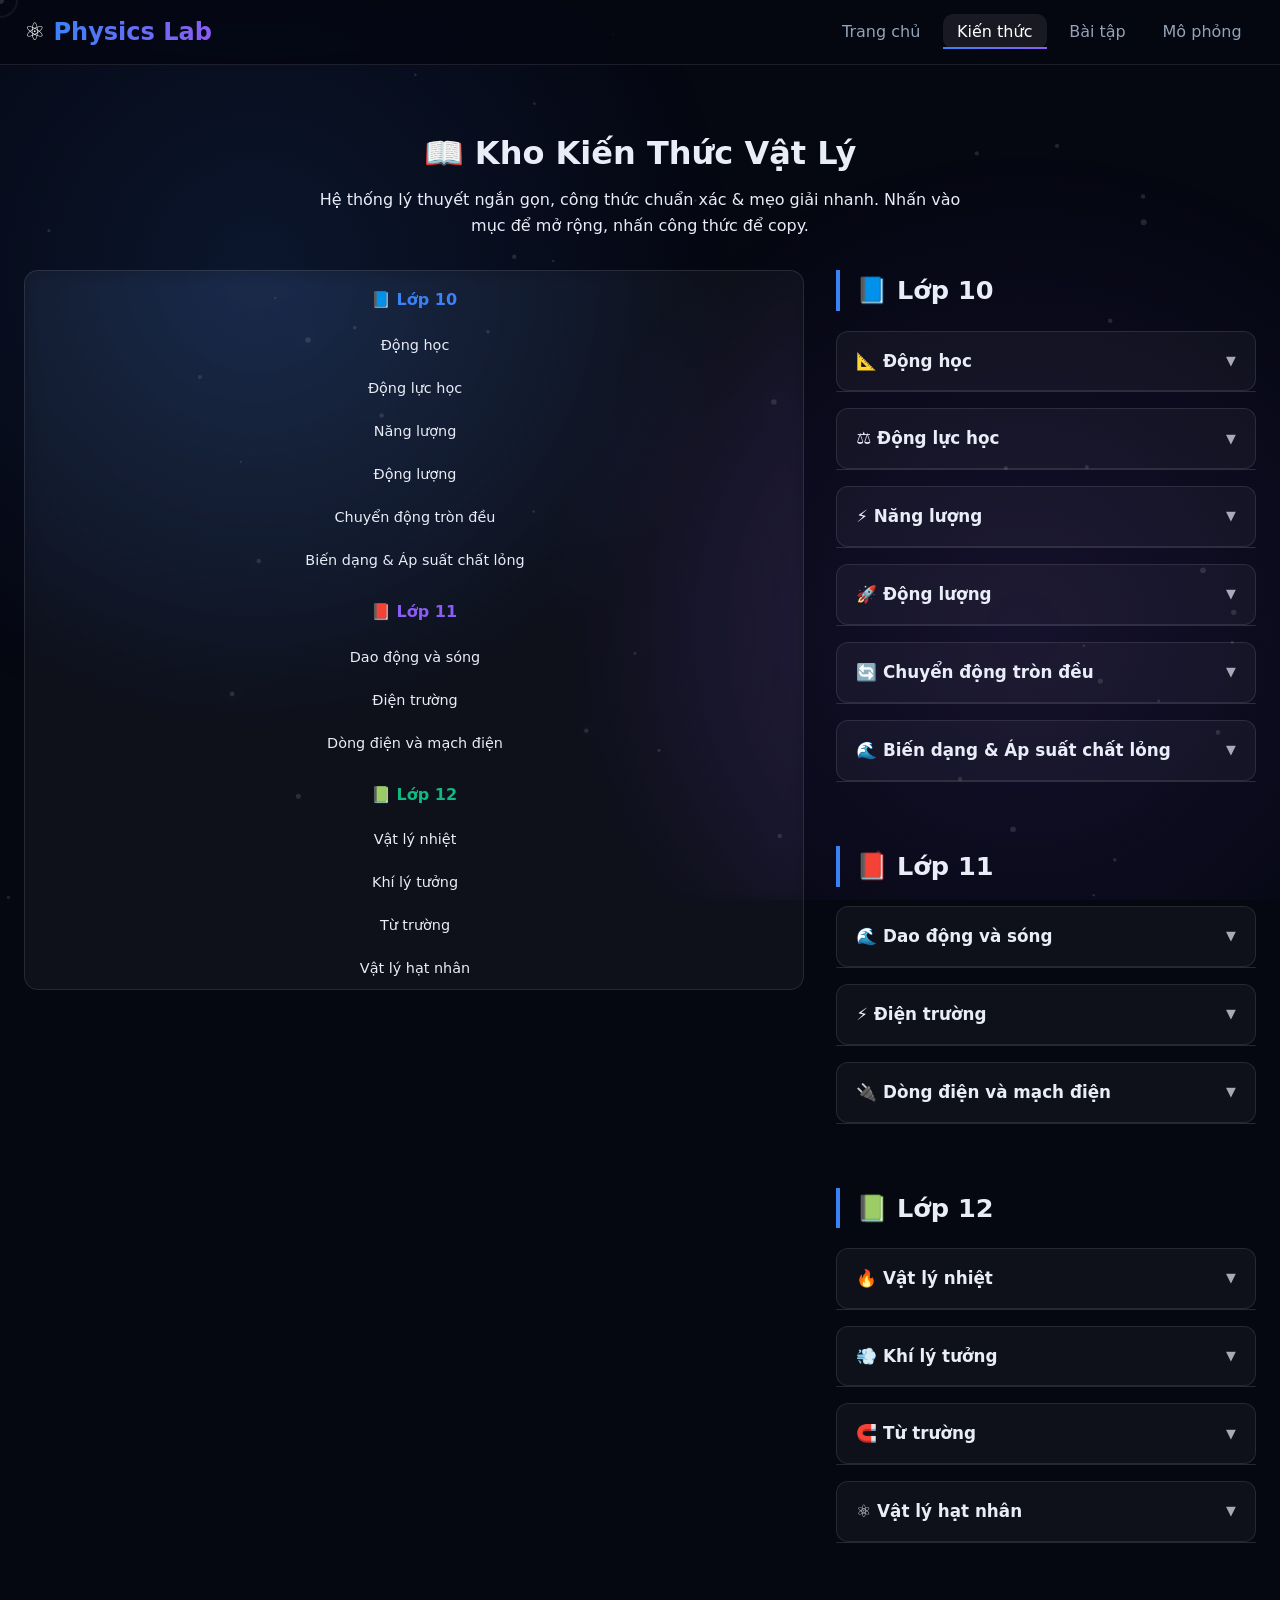
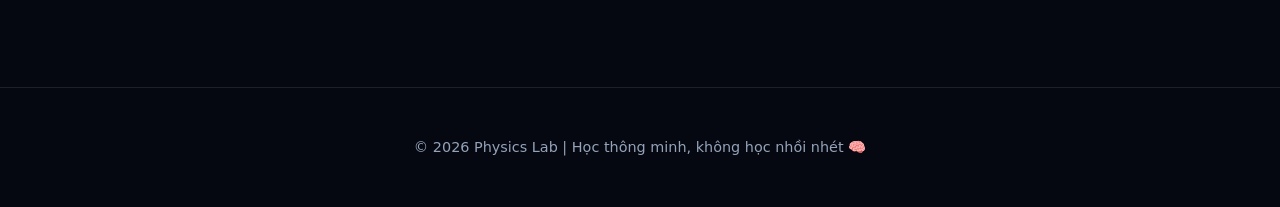
<file: Kienthuc.html>
<!doctype html>
<html lang="vi">
  <head>
    <meta charset="UTF-8" />
    <meta name="viewport" content="width=device-width, initial-scale=1.0" />
    <title>📖 Kiến Thức Vật Lý | Physics Lab</title>
    <link rel="stylesheet" href="style.css" />
    <style>
      /* === KNOWLEDGE PAGE SPECIFIC === */
      .knowledge-header {
        padding-top: 8rem;
        text-align: center;
        margin-bottom: 2rem;
      }
      .grade-section {
        margin-bottom: 4rem;
        scroll-margin-top: 110px;
      }
      .grade-title {
        font-size: 1.6rem;
        margin-bottom: 1.2rem;
        padding-left: 1rem;
        border-left: 4px solid var(--primary);
        display: flex;
        align-items: center;
        gap: 0.6rem;
      }
      .toc {
        position: sticky;
        top: 100px;
        z-index: 50;
        background: var(--surface);
        border: 1px solid var(--border);
        border-radius: 14px;
        padding: 1rem;
        max-height: 80vh;
        overflow-y: auto;
        backdrop-filter: blur(10px);
        scrollbar-width: thin;
        scrollbar-color: var(--primary) transparent;
      }
      .toc a {
        display: block;
        padding: 0.5rem 0.8rem;
        color: var(--muted);
        text-decoration: none;
        border-left: 2px solid transparent;
        transition: 0.2s;
        border-radius: 6px;
        margin-bottom: 4px;
        font-size: 0.9rem;
      }
      .toc a:hover,
      .toc a.active {
        color: #fff;
        background: var(--surface-hover);
        border-left-color: var(--primary);
      }
      .topic {
        margin-bottom: 1rem;
        scroll-margin-top: 100px;
      }
      .topic-header {
        display: flex;
        justify-content: space-between;
        align-items: center;
        cursor: pointer;
        padding: 1rem 1.2rem;
        background: var(--surface);
        border: 1px solid var(--border);
        border-radius: 12px;
        transition: 0.3s;
        user-select: none;
      }
      .topic-header:hover {
        background: var(--surface-hover);
        transform: translateX(4px);
      }
      .topic-header h3 {
        display: flex;
        align-items: center;
        gap: 0.6rem;
        margin: 0;
        font-size: 1.05rem;
      }
      .arrow {
        transition: transform 0.3s;
        font-size: 0.8rem;
        opacity: 0.7;
      }
      .topic.open .arrow {
        transform: rotate(180deg);
      }
      .topic-content {
        max-height: 0;
        overflow: hidden;
        transition:
          max-height 0.5s var(--ease),
          padding 0.4s;
        background: var(--surface);
        border: 1px solid var(--border);
        border-top: none;
        border-radius: 0 0 12px 12px;
      }
      .topic.open .topic-content {
        max-height: 2000px;
        padding: 1.2rem;
      }
      .formula-card {
        background: rgba(0, 0, 0, 0.25);
        padding: 0.7rem 1rem;
        border-radius: 8px;
        margin: 0.5rem 0;
        font-family: "Courier New", monospace;
        cursor: pointer;
        position: relative;
        border-left: 3px solid var(--primary);
        transition: 0.2s;
        font-size: 0.95rem;
      }
      .formula-card:hover {
        background: rgba(59, 130, 246, 0.12);
        transform: scale(1.005);
      }
      .formula-card::after {
        content: "📋 Copy";
        position: absolute;
        top: -28px;
        left: 50%;
        transform: translateX(-50%) scale(0.8);
        background: var(--success);
        color: #fff;
        padding: 3px 8px;
        border-radius: 6px;
        font-size: 0.7rem;
        opacity: 0;
        transition: 0.2s;
        pointer-events: none;
        white-space: nowrap;
      }
      .formula-card.copied::after {
        content: "✅ Đã copy!";
        opacity: 1;
        transform: translateX(-50%) scale(1);
      }
      .tag {
        display: inline-block;
        padding: 2px 8px;
        border-radius: 20px;
        font-size: 0.7rem;
        font-weight: 600;
        margin-right: 6px;
        vertical-align: middle;
      }
      .tag-10 {
        background: rgba(59, 130, 246, 0.2);
        color: #60a5fa;
      }
      .tag-11 {
        background: rgba(139, 92, 246, 0.2);
        color: #a78bfa;
      }
      .tag-12 {
        background: rgba(16, 185, 129, 0.2);
        color: #10b981;
      }
      .highlight {
        color: #fff;
        font-weight: 500;
        background: rgba(59, 130, 246, 0.15);
        padding: 0 4px;
        border-radius: 4px;
      }
      .warning {
        background: rgba(239, 68, 68, 0.08);
        border-left: 3px solid #ef4444;
        padding: 0.7rem;
        border-radius: 0 8px 8px 0;
        margin-top: 0.8rem;
        font-size: 0.9rem;
      }
      .tip {
        background: rgba(16, 185, 129, 0.08);
        border-left: 3px solid var(--success);
        padding: 0.7rem;
        border-radius: 0 8px 8px 0;
        margin-top: 0.8rem;
        font-size: 0.9rem;
      }
      .back-to-top {
        position: fixed;
        bottom: 30px;
        right: 30px;
        background: var(--primary);
        color: #fff;
        width: 48px;
        height: 48px;
        border-radius: 50%;
        display: flex;
        align-items: center;
        justify-content: center;
        cursor: pointer;
        opacity: 0;
        transform: translateY(20px);
        transition: 0.3s;
        z-index: 90;
        box-shadow: 0 4px 12px rgba(0, 0, 0, 0.4);
      }
      .back-to-top.show {
        opacity: 1;
        transform: translateY(0);
      }
      .reading-progress {
        position: fixed;
        top: 0;
        left: 0;
        height: 3px;
        background: linear-gradient(90deg, var(--primary), var(--secondary));
        width: 0%;
        z-index: 1000;
        transition: width 0.1s;
      }
      @media (max-width: 900px) {
        .toc {
          display: none;
        }
        .sim-layout {
          grid-template-columns: 1fr;
        }
      }
    </style>
  </head>
  <body>
    <div id="loader"><div class="spinner"></div></div>
    <div class="cursor-dot"></div>
    <div class="cursor-outline"></div>
    <canvas id="particles"></canvas>
    <div class="reading-progress" id="prog"></div>

    <nav id="navbar">
      <div class="nav-wrap">
        <a href="index.html" class="logo">⚛️ <span>Physics Lab</span></a>
        <ul class="nav-links">
          <li><a href="index.html">Trang chủ</a></li>
          <li><a href="Kienthuc.html" class="active">Kiến thức</a></li>
          <li><a href="Baitap.html">Bài tập</a></li>
          <li><a href="Mophong.html">Mô phỏng</a></li>
        </ul>
      </div>
    </nav>

    <main class="container knowledge-header">
      <h1 class="reveal">📖 Kho Kiến Thức Vật Lý</h1>
      <p
        class="reveal"
        style="color: var(--muted); max-width: 650px; margin: 0.5rem auto 2rem"
      >
        Hệ thống lý thuyết ngắn gọn, công thức chuẩn xác & mẹo giải nhanh. Nhấn
        vào mục để mở rộng, nhấn công thức để copy.
      </p>

      <div class="sim-layout reveal" style="margin-top: 1rem">
        <aside class="toc" id="toc">
          <div
            style="
              margin-bottom: 0.8rem;
              font-weight: 600;
              color: var(--primary);
            "
          >
            📘 Lớp 10
          </div>
          <a href="#dong-hoc" class="active">Động học</a>
          <a href="#dong-luc-hoc">Động lực học</a>
          <a href="#nang-luong">Năng lượng</a>
          <a href="#dong-luong">Động lượng</a>
          <a href="#chuyen-dong-tron">Chuyển động tròn đều</a>
          <a href="#bien-dang-ap-suat">Biến dạng & Áp suất chất lỏng</a>

          <div
            style="
              margin: 1.2rem 0 0.8rem;
              font-weight: 600;
              color: var(--secondary);
            "
          >
            📕 Lớp 11
          </div>
          <a href="#dao-dong-song">Dao động và sóng</a>
          <a href="#dien-truong">Điện trường</a>
          <a href="#dong-dien">Dòng điện và mạch điện</a>

          <div
            style="
              margin: 1.2rem 0 0.8rem;
              font-weight: 600;
              color: var(--success);
            "
          >
            📗 Lớp 12
          </div>
          <a href="#vat-ly-nhiet">Vật lý nhiệt</a>
          <a href="#khi-ly-tuong">Khí lý tưởng</a>
          <a href="#tu-truong">Từ trường</a>
          <a href="#vat-ly-hat-nhan">Vật lý hạt nhân</a>
        </aside>

        <div class="content-area">
          <!-- LỚP 10 -->
          <section class="grade-section reveal">
            <h2 class="grade-title">📘 Lớp 10</h2>

            <div class="topic">
              <div class="topic-header" onclick="toggleTopic(this)">
                <h3>📐 Động học</h3>
                <span class="arrow">▼</span>
              </div>
              <div class="topic-content">
                <span class="tag tag-10">Lớp 10</span>
                <p>
                  Chuyển động thẳng đều, biến đổi đều, rơi tự do. Công thức cơ
                  bản:
                </p>
                <div class="formula-card" onclick="copyF(this)">
                  v = v₀ + a·t
                </div>
                <div class="formula-card" onclick="copyF(this)">
                  s = v₀t + ½at² | v² - v₀² = 2as
                </div>
                <div class="tip">
                  💡 <strong>Mẹo:</strong> Chọn chiều dương cùng chiều chuyển
                  động. Nếu vật chậm dần, <code>a</code> ngược dấu
                  <code>v</code>.
                </div>
              </div>
            </div>

            <div class="topic">
              <div class="topic-header" onclick="toggleTopic(this)">
                <h3>⚖️ Động lực học</h3>
                <span class="arrow">▼</span>
              </div>
              <div class="topic-content">
                <span class="tag tag-10">Lớp 10</span>
                <p>Định luật Newton I, II, III. Lực ma sát, lực hướng tâm:</p>
                <div class="formula-card" onclick="copyF(this)">
                  F = m·a | P = m·g
                </div>
                <div class="formula-card" onclick="copyF(this)">
                  F_ms = μ·N | F_ht = m·v²/r = m·ω²r
                </div>
                <div class="warning">
                  ⚠️ <strong>Lưu ý:</strong> Định luật II chỉ đúng trong hệ quy
                  chiếu quán tính. Lực ma sát luôn ngược chiều chuyển động tương
                  đối.
                </div>
              </div>
            </div>

            <div class="topic">
              <div class="topic-header" onclick="toggleTopic(this)">
                <h3>⚡ Năng lượng</h3>
                <span class="arrow">▼</span>
              </div>
              <div class="topic-content">
                <span class="tag tag-10">Lớp 10</span>
                <p>
                  Động năng, thế năng, định luật bảo toàn cơ năng & công suất:
                </p>
                <div class="formula-card" onclick="copyF(this)">
                  W_đ = ½mv² | W_t = mgh | W_tđ = ½k(Δl)²
                </div>
                <div class="formula-card" onclick="copyF(this)">
                  W_1 = W_2 | A = F·s·cosα | P = A/t = F·v
                </div>
                <div class="tip">
                  💡 <strong>Mẹo:</strong> Bảo toàn cơ năng áp dụng khi
                  <span class="highlight">chỉ có lực thế</span> (trọng lực, đàn
                  hồi) tác dụng.
                </div>
              </div>
            </div>

            <div class="topic">
              <div class="topic-header" onclick="toggleTopic(this)">
                <h3>🚀 Động lượng</h3>
                <span class="arrow">▼</span>
              </div>
              <div class="topic-content">
                <span class="tag tag-10">Lớp 10</span>
                <p>
                  Động lượng, xung lượng, định luật bảo toàn động lượng & va
                  chạm:
                </p>
                <div class="formula-card" onclick="copyF(this)">
                  p = m·v | Δp = F·Δt
                </div>
                <div class="formula-card" onclick="copyF(this)">
                  Σp_trước = Σp_sau | v'_1 = (m1-m2)v1/(m1+m2) (va chạm đàn hồi)
                </div>
                <div class="warning">
                  ⚠️ <strong>Lưu ý:</strong> Động lượng là đại lượng
                  <span class="highlight">vectơ</span>. Luôn xét hệ kín (không
                  có ngoại lực).
                </div>
              </div>
            </div>

            <div class="topic">
              <div class="topic-header" onclick="toggleTopic(this)">
                <h3>🔄 Chuyển động tròn đều</h3>
                <span class="arrow">▼</span>
              </div>
              <div class="topic-content">
                <span class="tag tag-10">Lớp 10</span>
                <p>
                  Vận tốc dài, vận tốc góc, chu kỳ, tần số & gia tốc hướng tâm:
                </p>
                <div class="formula-card" onclick="copyF(this)">
                  v = ω·r | a_ht = v²/r = ω²r
                </div>
                <div class="formula-card" onclick="copyF(this)">
                  T = 2π/ω = 1/f | f = 1/T
                </div>
                <div class="tip">
                  💡 <strong>Mẹo:</strong> Cùng vật quay →
                  <span class="highlight">ω, f, T</span> bằng nhau. Cùng
                  dây/tiếp xúc → <span class="highlight">v</span> bằng nhau.
                </div>
              </div>
            </div>

            <div class="topic">
              <div class="topic-header" onclick="toggleTopic(this)">
                <h3>🌊 Biến dạng & Áp suất chất lỏng</h3>
                <span class="arrow">▼</span>
              </div>
              <div class="topic-content">
                <span class="tag tag-10">Lớp 10</span>
                <p>
                  Định luật Hooke, áp suất thủy tĩnh, nguyên lý Pascal & lực đẩy
                  Archimedes:
                </p>
                <div class="formula-card" onclick="copyF(this)">
                  σ = F/S = E·(Δl/l₀) | p = p₀ + ρgh
                </div>
                <div class="formula-card" onclick="copyF(this)">
                  F_A = ρ·g·V_chìm | p₁/S₁ = p₂/S₂
                </div>
                <div class="warning">
                  ⚠️ <strong>Lưu ý:</strong> Áp suất chất lỏng phụ thuộc độ sâu,
                  không phụ thuộc hình dạng bình chứa.
                </div>
              </div>
            </div>
          </section>

          <!-- LỚP 11 -->
          <section class="grade-section reveal">
            <h2 class="grade-title">📕 Lớp 11</h2>

            <div class="topic">
              <div class="topic-header" onclick="toggleTopic(this)">
                <h3>🌊 Dao động và sóng</h3>
                <span class="arrow">▼</span>
              </div>
              <div class="topic-content">
                <span class="tag tag-11">Lớp 11</span>
                <p>
                  Dao động điều hòa, con lắc, phương trình sóng, giao thoa &
                  sóng dừng:
                </p>
                <div class="formula-card" onclick="copyF(this)">
                  x = A cos(ωt + φ) | v = -ωA sin(ωt + φ)
                </div>
                <div class="formula-card" onclick="copyF(this)">
                  u = A cos(ωt - 2πx/λ) | λ = v·T = v/f
                </div>
                <div class="formula-card" onclick="copyF(this)">
                  Δd = kλ (cực đại) | Δd = (k+½)λ (cực tiểu)
                </div>
                <div class="tip">
                  💡 <strong>Mẹo:</strong> Tại VTCB:
                  <span class="highlight">v max, a=0</span>. Tại biên:
                  <span class="highlight">v=0, a max</span>.
                </div>
              </div>
            </div>

            <div class="topic">
              <div class="topic-header" onclick="toggleTopic(this)">
                <h3>⚡ Điện trường</h3>
                <span class="arrow">▼</span>
              </div>
              <div class="topic-content">
                <span class="tag tag-11">Lớp 11</span>
                <p>
                  Định luật Coulomb, cường độ điện trường, điện thế, tụ điện:
                </p>
                <div class="formula-card" onclick="copyF(this)">
                  F = k|q₁q₂|/r² (k = 9·10⁹) | E = F/q
                </div>
                <div class="formula-card" onclick="copyF(this)">
                  U = V_A - V_B = E·d | C = Q/U | W = ½CU²
                </div>
                <div class="warning">
                  ⚠️ <strong>Lưu ý:</strong> Điện trường là đại lượng vectơ.
                  Đường sức điện <span class="highlight">không cắt nhau</span>,
                  đi ra từ (+) vào (-).
                </div>
              </div>
            </div>

            <div class="topic">
              <div class="topic-header" onclick="toggleTopic(this)">
                <h3>🔌 Dòng điện và mạch điện</h3>
                <span class="arrow">▼</span>
              </div>
              <div class="topic-content">
                <span class="tag tag-11">Lớp 11</span>
                <p>
                  Định luật Ohm, công suất điện, suất điện động, ghép nguồn &
                  mạch kín:
                </p>
                <div class="formula-card" onclick="copyF(this)">
                  I = U/R | P = U·I = I²R = U²/R
                </div>
                <div class="formula-card" onclick="copyF(this)">
                  ξ = A/q | I = ξ/(R+r) | U_N = ξ - I·r
                </div>
                <div class="formula-card" onclick="copyF(this)">
                  Ghép nối tiếp: ξ_b = Σξ, r_b = Σr | Ghép song song: ξ_b = ξ,
                  1/r_b = Σ1/r
                </div>
                <div class="tip">
                  💡 <strong>Mẹo:</strong> Đo điện áp mắc
                  <span class="highlight">song song</span>, đo dòng điện mắc
                  <span class="highlight">nối tiếp</span>. Ampe kế có R≈0, Vôn
                  kế có R→∞.
                </div>
              </div>
            </div>
          </section>

          <!-- LỚP 12 -->
          <section class="grade-section reveal">
            <h2 class="grade-title">📗 Lớp 12</h2>

            <div class="topic">
              <div class="topic-header" onclick="toggleTopic(this)">
                <h3>🔥 Vật lý nhiệt</h3>
                <span class="arrow">▼</span>
              </div>
              <div class="topic-content">
                <span class="tag tag-12">Lớp 12</span>
                <p>
                  Nguyên lý I & II nhiệt động lực học, truyền nhiệt, cân bằng
                  nhiệt & hiệu suất:
                </p>
                <div class="formula-card" onclick="copyF(this)">
                  ΔU = Q + A | Q = mcΔT
                </div>
                <div class="formula-card" onclick="copyF(this)">
                  η = A/Q₁ = 1 - Q₂/Q₁ | Q_thu = Q_tỏa
                </div>
                <div class="warning">
                  ⚠️ <strong>Lưu ý:</strong> Quy ước: Vật
                  <span class="highlight">nhận nhiệt Q>0</span>, vật
                  <span class="highlight">sinh công A<0</span> (hoặc dùng ΔU = Q
                  - A tùy SGK).
                </div>
              </div>
            </div>

            <div class="topic">
              <div class="topic-header" onclick="toggleTopic(this)">
                <h3>💨 Khí lý tưởng</h3>
                <span class="arrow">▼</span>
              </div>
              <div class="topic-content">
                <span class="tag tag-12">Lớp 12</span>
                <p>
                  Phương trình trạng thái, các quá trình đẳng nhiệt/đẳng
                  tích/đẳng áp:
                </p>
                <div class="formula-card" onclick="copyF(this)">
                  pV/T = const (Clapeyron)
                </div>
                <div class="formula-card" onclick="copyF(this)">
                  Đẳng nhiệt: pV = const (Boyle-Mariotte)
                </div>
                <div class="formula-card" onclick="copyF(this)">
                  Đẳng tích: p/T = const (Charles) | Đẳng áp: V/T = const
                  (Gay-Lussac)
                </div>
                <div class="tip">
                  💡 <strong>Mẹo:</strong> Đổi nhiệt độ sang Kelvin:
                  <span class="highlight">T(K) = t(°C) + 273</span>. Luôn kiểm
                  tra đơn vị áp suất & thể tích.
                </div>
              </div>
            </div>

            <div class="topic">
              <div class="topic-header" onclick="toggleTopic(this)">
                <h3>🧲 Từ trường</h3>
                <span class="arrow">▼</span>
              </div>
              <div class="topic-content">
                <span class="tag tag-12">Lớp 12</span>
                <p>
                  Cảm ứng từ, lực từ, lực Lorentz, cảm ứng điện từ & suất điện
                  động cảm ứng:
                </p>
                <div class="formula-card" onclick="copyF(this)">
                  F = BIL sinα | F = |q|vB sinα
                </div>
                <div class="formula-card" onclick="copyF(this)">
                  Φ = B·S·cosα | e_c = -dΦ/dt
                </div>
                <div class="formula-card" onclick="copyF(this)">
                  B_dây thẳng = μ₀I/(2πr) | B_ống dây = μ₀nI
                </div>
                <div class="warning">
                  ⚠️ <strong>Lưu ý:</strong> Quy tắc bàn tay trái (lực từ), bàn
                  tay phải (chiều dòng điện cảm ứng). Suất điện động
                  <span class="highlight">ngược chiều</span> biến thiên từ
                  thông.
                </div>
              </div>
            </div>

            <div class="topic">
              <div class="topic-header" onclick="toggleTopic(this)">
                <h3>⚛️ Vật lý hạt nhân</h3>
                <span class="arrow">▼</span>
              </div>
              <div class="topic-content">
                <span class="tag tag-12">Lớp 12</span>
                <p>
                  Cấu tạo hạt nhân, năng lượng liên kết, phóng xạ, phản ứng hạt
                  nhân:
                </p>
                <div class="formula-card" onclick="copyF(this)">
                  ΔE = Δm·c² | W_lk = Δm·931.5 (MeV)
                </div>
                <div class="formula-card" onclick="copyF(this)">
                  N = N₀·e^(-λt) | T = ln2/λ
                </div>
                <div class="formula-card" onclick="copyF(this)">
                  A_ZX → A-4_Z-2Y + ⁴₂He (α) | A_ZX → A_Z-1Y + ⁰_-1e (β-)
                </div>
                <div class="tip">
                  💡 <strong>Mẹo:</strong> Phản ứng
                  <span class="highlight">tỏa năng lượng</span> khi m_trước >
                  m_sau. Chu kỳ bán rã là thời gian số hạt giảm còn ½.
                </div>
              </div>
            </div>
          </section>
        </div>
      </div>
    </main>

    <div
      class="back-to-top"
      id="topBtn"
      onclick="window.scrollTo({ top: 0, behavior: 'smooth' })"
    >
      ↑
    </div>
    <footer>© 2026 Physics Lab | Học thông minh, không học nhồi nhét 🧠</footer>

    <script>
      // CORE UI
      window.addEventListener("load", () =>
        document.getElementById("loader").classList.add("hidden"),
      );
      const dot = document.querySelector(".cursor-dot"),
        outline = document.querySelector(".cursor-outline");
      window.addEventListener("mousemove", (e) => {
        dot.style.left = e.clientX + "px";
        dot.style.top = e.clientY + "px";
        outline.style.left = e.clientX + "px";
        outline.style.top = e.clientY + "px";
      });
      document
        .querySelectorAll("a, button, .topic-header, .formula-card")
        .forEach((el) => {
          el.addEventListener("mouseenter", () =>
            outline.classList.add("cursor-hover"),
          );
          el.addEventListener("mouseleave", () =>
            outline.classList.remove("cursor-hover"),
          );
        });

      // PARTICLES
      const cvs = document.getElementById("particles"),
        ctx = cvs.getContext("2d"),
        particles = [];
      function resize() {
        cvs.width = window.innerWidth;
        cvs.height = window.innerHeight;
      }
      window.addEventListener("resize", resize);
      resize();
      for (let i = 0; i < 45; i++)
        particles.push({
          x: Math.random() * cvs.width,
          y: Math.random() * cvs.height,
          r: Math.random() * 2 + 1,
          dx: (Math.random() - 0.5) * 0.4,
          dy: (Math.random() - 0.5) * 0.4,
        });
      function drawBg() {
        ctx.clearRect(0, 0, cvs.width, cvs.height);
        particles.forEach((p) => {
          p.x += p.dx;
          p.y += p.dy;
          if (p.x < 0 || p.x > cvs.width) p.dx *= -1;
          if (p.y < 0 || p.y > cvs.height) p.dy *= -1;
          ctx.beginPath();
          ctx.arc(p.x, p.y, p.r, 0, Math.PI * 2);
          ctx.fillStyle = "rgba(255,255,255,0.12)";
          ctx.fill();
        });
        requestAnimationFrame(drawBg);
      }
      drawBg();

      // REVEAL
      const obs = new IntersectionObserver(
        (e) =>
          e.forEach(
            (t) => t.isIntersecting && t.target.classList.add("visible"),
          ),
        { threshold: 0.1 },
      );
      document.querySelectorAll(".reveal").forEach((el) => obs.observe(el));

      // SCROLL SPY & PROGRESS
      const sections = document.querySelectorAll("section, .topic");
      const tocLinks = document.querySelectorAll(".toc a");
      window.addEventListener("scroll", () => {
        document.getElementById("prog").style.width =
          (window.scrollY / (document.body.scrollHeight - window.innerHeight)) *
            100 +
          "%";
        document
          .getElementById("topBtn")
          .classList.toggle("show", window.scrollY > 400);
        let current = "";
        document.querySelectorAll("[id]").forEach((s) => {
          if (s.offsetTop <= window.scrollY + 120) current = s.id;
        });
        tocLinks.forEach((a) => {
          a.classList.remove("active");
          if (a.getAttribute("href").includes(current))
            a.classList.add("active");
        });
      });

      // INTERACT
      function toggleTopic(h) {
        h.parentElement.classList.toggle("open");
      }
      function copyF(el) {
        navigator.clipboard.writeText(el.textContent.trim());
        el.classList.add("copied");
        setTimeout(() => el.classList.remove("copied"), 1200);
      }
    </script>
  </body>
</html>
</file>
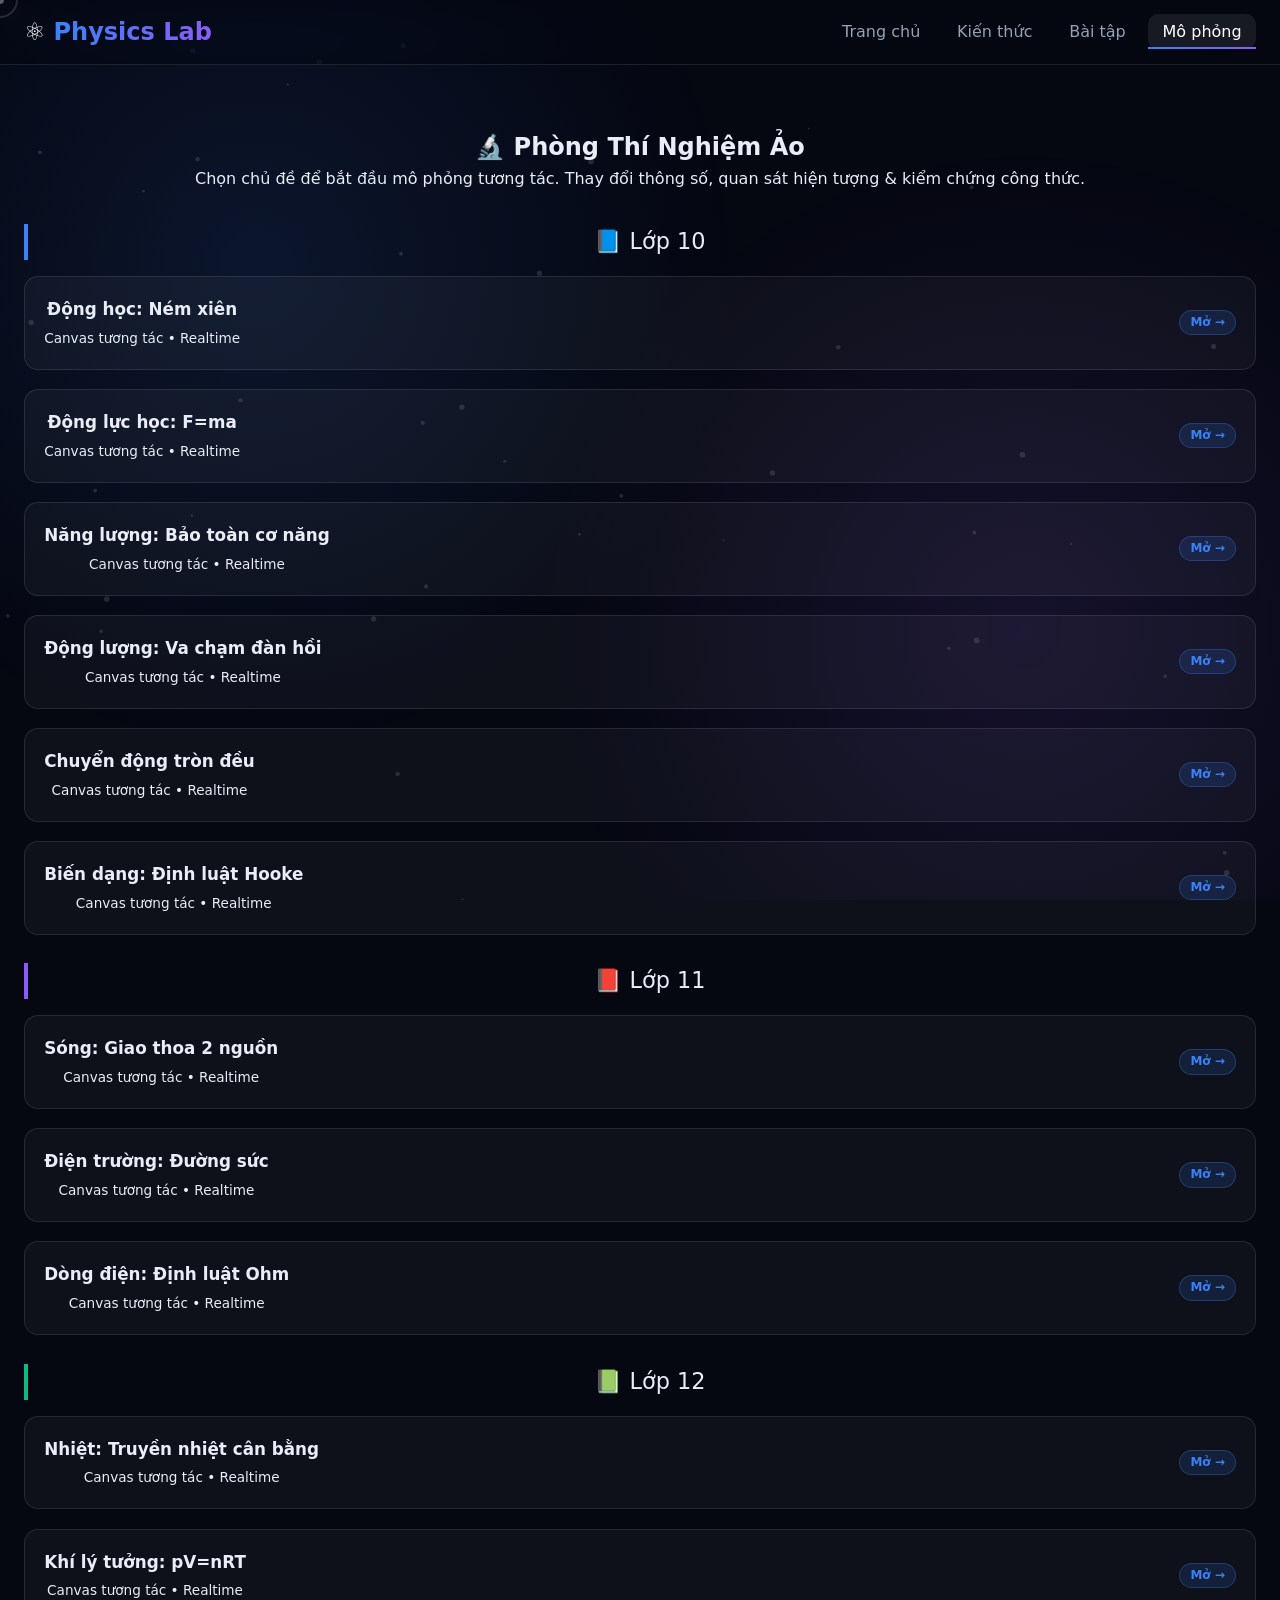
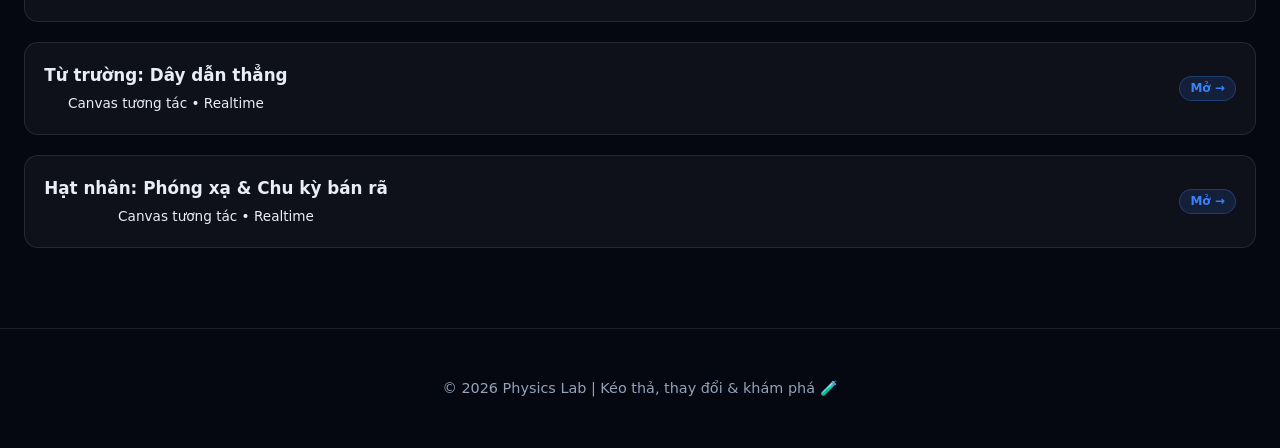
<file: Mophong.html>
<!doctype html>
<html lang="vi">
  <head>
    <meta charset="UTF-8" />
    <meta name="viewport" content="width=device-width, initial-scale=1.0" />
    <title>🔬 Mô Phỏng | Physics Lab</title>
    <link rel="stylesheet" href="style.css" />
    <style>
      /* === SIMULATION PAGE SPECIFIC === */
      .sim-header {
        text-align: center;
        margin-bottom: 2rem;
        padding-top: 8rem;
      }
      .grade-title {
        font-size: 1.4rem;
        margin: 1.8rem 0 0.8rem;
        padding-left: 1rem;
        border-left: 4px solid var(--primary);
      }
      .topic-grid {
        display: grid;
        gap: 1.2rem;
        margin-top: 1rem;
      }
      .topic-card {
        background: var(--surface);
        border: 1px solid var(--border);
        border-radius: 14px;
        padding: 1.2rem;
        cursor: pointer;
        transition: 0.3s;
        display: flex;
        justify-content: space-between;
        align-items: center;
      }
      .topic-card:hover {
        background: var(--surface-hover);
        transform: translateX(6px);
        border-color: var(--primary);
      }
      .topic-info h3 {
        margin-bottom: 0.3rem;
        font-size: 1.05rem;
      }
      .topic-info p {
        color: var(--muted);
        font-size: 0.85rem;
      }
      .badge {
        background: rgba(59, 130, 246, 0.15);
        color: var(--primary);
        padding: 2px 10px;
        border-radius: 20px;
        font-size: 0.75rem;
        font-weight: 600;
      }

      .sim-workspace {
        display: none;
        margin-top: 2rem;
      }
      .sim-layout {
        display: grid;
        grid-template-columns: 1.4fr 0.6fr;
        gap: 2rem;
      }
      .canvas-box {
        background: var(--surface);
        border: 1px solid var(--border);
        border-radius: 20px;
        padding: 1rem;
        position: relative;
        overflow: hidden;
      }
      #sim-canvas {
        width: 100%;
        height: 380px;
        display: block;
        background: radial-gradient(
          circle at center,
          rgba(59, 130, 246, 0.06),
          transparent 70%
        );
      }

      .ctrl-panel {
        background: var(--surface);
        border: 1px solid var(--border);
        border-radius: 20px;
        padding: 1.5rem;
        display: flex;
        flex-direction: column;
        gap: 1.2rem;
        max-height: 420px;
        overflow-y: auto;
      }
      .ctrl-group label {
        display: flex;
        justify-content: space-between;
        margin-bottom: 0.4rem;
        font-weight: 500;
        font-size: 0.9rem;
      }
      .ctrl-group input[type="range"] {
        width: 100%;
        accent-color: var(--primary);
        height: 5px;
        border-radius: 4px;
        background: rgba(255, 255, 255, 0.1);
      }

      .data-panel {
        background: rgba(0, 0, 0, 0.25);
        padding: 1rem;
        border-radius: 14px;
        margin-top: 1rem;
      }
      .data-row {
        display: flex;
        justify-content: space-between;
        margin-bottom: 0.5rem;
        font-size: 0.9rem;
      }
      .data-row span {
        color: var(--muted);
      }
      .data-row strong {
        font-family: monospace;
        color: #fff;
      }
      .formula-box {
        background: rgba(59, 130, 246, 0.1);
        padding: 0.8rem;
        border-radius: 10px;
        margin-top: 1rem;
        font-family: monospace;
        font-size: 0.95rem;
        text-align: center;
      }

      .back-btn {
        background: var(--surface);
        border: 1px solid var(--border);
        padding: 0.7rem 1.2rem;
        border-radius: 10px;
        color: var(--text);
        cursor: pointer;
        transition: 0.3s;
        font-weight: 600;
        margin-bottom: 1rem;
      }
      .back-btn:hover {
        background: var(--surface-hover);
      }

      @media (max-width: 900px) {
        .sim-layout {
          grid-template-columns: 1fr;
        }
        .topic-grid {
          grid-template-columns: 1fr;
        }
      }
    </style>
  </head>
  <body>
    <div id="loader"><div class="spinner"></div></div>
    <div class="cursor-dot"></div>
    <div class="cursor-outline"></div>
    <canvas id="particles"></canvas>

    <nav id="navbar">
      <div class="nav-wrap">
        <a href="index.html" class="logo">⚛️ <span>Physics Lab</span></a>
        <ul class="nav-links">
          <li><a href="index.html">Trang chủ</a></li>
          <li><a href="Kienthuc.html">Kiến thức</a></li>
          <li><a href="Baitap.html">Bài tập</a></li>
          <li><a href="Mophong.html" class="active">Mô phỏng</a></li>
        </ul>
      </div>
    </nav>

    <main class="container">
      <!-- TOPIC SELECTION -->
      <section id="topic-screen" class="sim-header reveal">
        <h1>🔬 Phòng Thí Nghiệm Ảo</h1>
        <p style="color: var(--muted); margin-bottom: 2rem">
          Chọn chủ đề để bắt đầu mô phỏng tương tác. Thay đổi thông số, quan sát
          hiện tượng & kiểm chứng công thức.
        </p>

        <div class="grade-title" style="border-left-color: var(--primary)">
          📘 Lớp 10
        </div>
        <div class="topic-grid" id="grid-10"></div>
        <div class="grade-title" style="border-left-color: var(--secondary)">
          📕 Lớp 11
        </div>
        <div class="topic-grid" id="grid-11"></div>
        <div class="grade-title" style="border-left-color: var(--success)">
          📗 Lớp 12
        </div>
        <div class="topic-grid" id="grid-12"></div>
      </section>

      <!-- SIMULATION WORKSPACE -->
      <section id="sim-screen" class="sim-workspace">
        <button class="back-btn" onclick="closeSim()">
          ← Quay lại danh sách chủ đề
        </button>
        <h2 id="sim-title" style="text-align: center; margin-bottom: 1rem"></h2>
        <div class="sim-layout">
          <div class="canvas-box">
            <canvas id="sim-canvas"></canvas>
          </div>
          <div class="ctrl-panel" id="ctrl-panel">
            <!-- Dynamic controls injected here -->
          </div>
        </div>
        <div
          class="sim-layout"
          style="margin-top: 1.5rem; grid-template-columns: 1fr 1fr"
        >
          <div class="data-panel" id="data-panel"></div>
          <div class="formula-box" id="formula-box"></div>
        </div>
      </section>
    </main>

    <footer>© 2026 Physics Lab | Kéo thả, thay đổi & khám phá 🧪</footer>

    <script>
      // 🔗 CORE UI (Loader, Cursor, Particles, Nav, Scroll Reveal)
      window.addEventListener("load", () =>
        document.getElementById("loader").classList.add("hidden"),
      );
      const dot = document.querySelector(".cursor-dot"),
        outline = document.querySelector(".cursor-outline");
      window.addEventListener("mousemove", (e) => {
        dot.style.left = e.clientX + "px";
        dot.style.top = e.clientY + "px";
        outline.style.left = e.clientX + "px";
        outline.style.top = e.clientY + "px";
      });
      document.querySelectorAll("a, button, .topic-card").forEach((el) => {
        el.addEventListener("mouseenter", () =>
          outline.classList.add("cursor-hover"),
        );
        el.addEventListener("mouseleave", () =>
          outline.classList.remove("cursor-hover"),
        );
      });
      const cvs = document.getElementById("particles"),
        ctx = cvs.getContext("2d"),
        particles = [];
      function resize() {
        cvs.width = window.innerWidth;
        cvs.height = window.innerHeight;
      }
      window.addEventListener("resize", resize);
      resize();
      for (let i = 0; i < 40; i++)
        particles.push({
          x: Math.random() * cvs.width,
          y: Math.random() * cvs.height,
          r: Math.random() * 2 + 1,
          dx: (Math.random() - 0.5) * 0.4,
          dy: (Math.random() - 0.5) * 0.4,
        });
      function drawBg() {
        ctx.clearRect(0, 0, cvs.width, cvs.height);
        particles.forEach((p) => {
          p.x += p.dx;
          p.y += p.dy;
          if (p.x < 0 || p.x > cvs.width) p.dx *= -1;
          if (p.y < 0 || p.y > cvs.height) p.dy *= -1;
          ctx.beginPath();
          ctx.arc(p.x, p.y, p.r, 0, Math.PI * 2);
          ctx.fillStyle = "rgba(255,255,255,0.12)";
          ctx.fill();
        });
        requestAnimationFrame(drawBg);
      }
      drawBg();
      const obs = new IntersectionObserver(
        (e) =>
          e.forEach(
            (t) => t.isIntersecting && t.target.classList.add("visible"),
          ),
        { threshold: 0.1 },
      );
      document.querySelectorAll(".reveal").forEach((el) => obs.observe(el));
      let lastScroll = 0;
      window.addEventListener("scroll", () => {
        document
          .getElementById("navbar")
          .classList.toggle(
            "hide",
            window.scrollY > lastScroll && window.scrollY > 100,
          );
        lastScroll = window.scrollY;
      });

      // 📚 TOPIC CONFIG
      const topics = {
        "10-dong-hoc": {
          name: "Động học: Ném xiên",
          grade: "10",
          controls: [
            { id: "v0", label: "Vận tốc đầu (v₀)", min: 5, max: 50, val: 20 },
            { id: "angle", label: "Góc ném (θ)", min: 10, max: 80, val: 45 },
          ],
        },
        "10-dong-luc-hoc": {
          name: "Động lực học: F=ma",
          grade: "10",
          controls: [
            { id: "F", label: "Lực tác dụng (F)", min: 10, max: 200, val: 50 },
            { id: "m", label: "Khối lượng (m)", min: 1, max: 50, val: 10 },
          ],
        },
        "10-nang-luong": {
          name: "Năng lượng: Bảo toàn cơ năng",
          grade: "10",
          controls: [
            { id: "h", label: "Độ cao (h)", min: 20, max: 200, val: 100 },
            { id: "g", label: "Trọng trường (g)", min: 1, max: 20, val: 9.8 },
          ],
        },
        "10-dong-luong": {
          name: "Động lượng: Va chạm đàn hồi",
          grade: "10",
          controls: [
            { id: "m1", label: "Khối lượng m₁", min: 1, max: 20, val: 5 },
            { id: "m2", label: "Khối lượng m₂", min: 1, max: 20, val: 10 },
            { id: "v1", label: "Vận tốc v₁", min: 1, max: 30, val: 15 },
          ],
        },
        "10-chuyen-dong-tron": {
          name: "Chuyển động tròn đều",
          grade: "10",
          controls: [
            { id: "r", label: "Bán kính (r)", min: 30, max: 150, val: 80 },
            { id: "v", label: "Tốc độ (v)", min: 1, max: 15, val: 5 },
          ],
        },
        "10-bien-dang-ap-suat": {
          name: "Biến dạng: Định luật Hooke",
          grade: "10",
          controls: [
            { id: "F", label: "Lực kéo (F)", min: 5, max: 100, val: 30 },
            {
              id: "k",
              label: "Độ cứng lò xo (k)",
              min: 10,
              max: 500,
              val: 100,
            },
          ],
        },
        "11-dao-dong-song": {
          name: "Sóng: Giao thoa 2 nguồn",
          grade: "11",
          controls: [
            {
              id: "d",
              label: "Khoảng cách nguồn",
              min: 50,
              max: 300,
              val: 120,
            },
            { id: "f", label: "Tần số (f)", min: 1, max: 10, val: 3 },
          ],
        },
        "11-dien-truong": {
          name: "Điện trường: Đường sức",
          grade: "11",
          controls: [
            { id: "q1", label: "Điện tích q₁ (μC)", min: -5, max: 5, val: 3 },
            { id: "q2", label: "Điện tích q₂ (μC)", min: -5, max: 5, val: -2 },
          ],
        },
        "11-dong-dien": {
          name: "Dòng điện: Định luật Ohm",
          grade: "11",
          controls: [
            { id: "U", label: "Hiệu điện thế (U)", min: 1, max: 24, val: 12 },
            { id: "R", label: "Điện trở (R)", min: 10, max: 200, val: 50 },
          ],
        },
        "12-vat-ly-nhiet": {
          name: "Nhiệt: Truyền nhiệt cân bằng",
          grade: "12",
          controls: [
            {
              id: "T1",
              label: "Nhiệt độ vật 1 (°C)",
              min: 10,
              max: 100,
              val: 80,
            },
            {
              id: "T2",
              label: "Nhiệt độ vật 2 (°C)",
              min: 10,
              max: 100,
              val: 30,
            },
          ],
        },
        "12-khi-ly-tuong": {
          name: "Khí lý tưởng: pV=nRT",
          grade: "12",
          controls: [
            { id: "V", label: "Thể tích (V)", min: 0.5, max: 5, val: 2 },
            { id: "T", label: "Nhiệt độ (T K)", min: 200, max: 600, val: 300 },
          ],
        },
        "12-tu-truong": {
          name: "Từ trường: Dây dẫn thẳng",
          grade: "12",
          controls: [
            { id: "I", label: "Cường độ dòng (I)", min: 1, max: 20, val: 8 },
            { id: "r", label: "Khoảng cách (r cm)", min: 2, max: 20, val: 5 },
          ],
        },
        "12-vat-ly-hat-nhan": {
          name: "Hạt nhân: Phóng xạ & Chu kỳ bán rã",
          grade: "12",
          controls: [
            {
              id: "N0",
              label: "Số hạt ban đầu",
              min: 100,
              max: 1000,
              val: 500,
            },
            { id: "T", label: "Chu kỳ bán rã (s)", min: 1, max: 10, val: 3 },
          ],
        },
      };

      // 🖥️ RENDER TOPIC GRID
      function renderTopics() {
        ["10", "11", "12"].forEach((g) => {
          const grid = document.getElementById(`grid-${g}`);
          grid.innerHTML = "";
          Object.entries(topics).forEach(([key, data]) => {
            if (data.grade === g) {
              const card = document.createElement("div");
              card.className = "topic-card";
              card.innerHTML = `<div class="topic-info"><h3>${data.name}</h3><p>Canvas tương tác • Realtime</p></div><span class="badge">Mở →</span>`;
              card.onclick = () => openSim(key);
              grid.appendChild(card);
            }
          });
        });
      }

      // 🔬 SIMULATION ENGINE
      const simCanvas = document.getElementById("sim-canvas");
      const simCtx = simCanvas.getContext("2d");
      let currentSim = null,
        simAnim = null,
        params = {};

      function openSim(key) {
        currentSim = key;
        const cfg = topics[key];
        document.getElementById("topic-screen").style.display = "none";
        document.getElementById("sim-screen").style.display = "block";
        document.getElementById("sim-title").textContent = cfg.name;
        resizeCanvas();
        renderControls(cfg);
        resetParams(cfg);
        updateDisplay();
        startLoop();
      }

      function closeSim() {
        if (simAnim) cancelAnimationFrame(simAnim);
        currentSim = null;
        document.getElementById("sim-screen").style.display = "none";
        document.getElementById("topic-screen").style.display = "block";
      }

      function resizeCanvas() {
        const box = simCanvas.parentElement;
        simCanvas.width = box.clientWidth;
        simCanvas.height = 380;
      }
      window.addEventListener("resize", () => {
        if (currentSim) resizeCanvas();
      });

      function renderControls(cfg) {
        const panel = document.getElementById("ctrl-panel");
        panel.innerHTML = "";
        cfg.controls.forEach((c) => {
          const group = document.createElement("div");
          group.className = "ctrl-group";
          group.innerHTML = `<label><span>${c.label}</span><span id="val-${c.id}">${c.val}</span></label><input type="range" id="ctrl-${c.id}" min="${c.min}" max="${c.max}" step="${c.max - c.min > 10 ? 1 : 0.1}" value="${c.val}">`;
          panel.appendChild(group);
          document.getElementById(`ctrl-${c.id}`).oninput = function () {
            document.getElementById(`val-${c.id}`).textContent = this.value;
            params[c.id] = parseFloat(this.value);
            updateDisplay();
          };
        });
      }

      function resetParams(cfg) {
        cfg.controls.forEach((c) => (params[c.id] = c.val));
      }

      function updateDisplay() {
        const p = params;
        let dataHTML = "",
          formula = "";
        switch (currentSim) {
          case "10-dong-hoc": {
            const v0 = p.v0,
              th = (p.angle * Math.PI) / 180,
              g = 9.8;
            const R = (v0 * v0 * Math.sin(2 * th)) / g,
              H = (v0 * v0 * Math.sin(th) ** 2) / (2 * g);
            dataHTML =
              row("Tầm xa R", R.toFixed(1) + "m") +
              row("Độ cao H", H.toFixed(1) + "m");
            formula = `R = v₀²sin(2θ)/g | H = v₀²sin²θ/(2g)`;
            break;
          }
          case "10-dong-luc-hoc": {
            const a = p.F / p.m;
            dataHTML =
              row("Gia tốc a", a.toFixed(2) + "m/s²") +
              row("Lực F", p.F + "N") +
              row("Khối lượng m", p.m + "kg");
            formula = `a = F/m | F = m·a`;
            break;
          }
          case "10-nang-luong": {
            const m = 1,
              g = p.g,
              h = p.h / 100;
            const Wt = m * g * h,
              Wd = 0,
              W = Wt;
            dataHTML =
              row("Thế năng Wt", Wt.toFixed(1) + "J") +
              row("Động năng Wđ", Wd.toFixed(1) + "J") +
              row("Cơ năng W", W.toFixed(1) + "J");
            formula = `W = Wt + Wđ = mgh + ½mv²`;
            break;
          }
          case "10-dong-luong": {
            const v1 = p.v1,
              m1 = p.m1,
              m2 = p.m2,
              p1 = m1 * v1,
              p2 = 0,
              pt = p1 + p2;
            dataHTML =
              row("Động lượng ban đầu", pt.toFixed(1) + "kg·m/s") +
              row("v₁", v1 + "m/s") +
              row("v₂", "0 m/s");
            formula = `Σp_trước = Σp_sau | m₁v₁ + m₂v₂ = const`;
            break;
          }
          case "10-chuyen-dong-tron": {
            const w = (p.v / p.r) * 10,
              ah = (p.v ** 2 / p.r) * 10;
            dataHTML =
              row("Tốc độ góc ω", w.toFixed(2) + "rad/s") +
              row("a_ht", ah.toFixed(2) + "m/s²") +
              row("Chu kỳ T", ((2 * Math.PI) / w).toFixed(2) + "s");
            formula = `ω = v/r | a_ht = v²/r = ω²r`;
            break;
          }
          case "10-bien-dang-ap-suat": {
            const dx = p.F / p.k;
            dataHTML =
              row("Độ giãn Δl", dx.toFixed(2) + "m") +
              row("Lực F", p.F + "N") +
              row("Độ cứng k", p.k + "N/m");
            formula = `F_đh = k·|Δl| | Δl = F/k`;
            break;
          }
          case "11-dao-dong-song": {
            const v = 10,
              f = p.f,
              lam = v / f,
              d = p.d / 10;
            dataHTML =
              row("Bước sóng λ", lam.toFixed(2) + "m") +
              row("Tốc độ v", v + "m/s") +
              row("Tần số f", f + "Hz");
            formula = `λ = v/f | Δd = kλ (cực đại)`;
            break;
          }
          case "11-dien-truong": {
            dataHTML =
              row("q₁", p.q1 + "μC") +
              row("q₂", p.q2 + "μC") +
              row("E tổng", "Vẽ đường sức");
            formula = `E = k|q|/r² | Đường sức: (+) → (-)`;
            break;
          }
          case "11-dong-dien": {
            const I = p.U / p.R;
            dataHTML =
              row("Cường độ I", I.toFixed(3) + "A") +
              row("U", p.U + "V") +
              row("R", p.R + "Ω");
            formula = `I = U/R | P = U·I = I²R`;
            break;
          }
          case "12-vat-ly-nhiet": {
            const Tf = (p.T1 + p.T2) / 2;
            dataHTML =
              row("Nhiệt độ cân bằng", Tf.toFixed(1) + "°C") +
              row("Q tỏa", "Tính tự động") +
              row("Q thu", "Tính tự động");
            formula = `Q_thu = Q_tỏa | mc|Δt| = mc|Δt|`;
            break;
          }
          case "12-khi-ly-tuong": {
            const P = (1 * 0.082 * p.T) / p.V;
            dataHTML =
              row("Áp suất p", P.toFixed(2) + "atm") +
              row("V", p.V + "L") +
              row("T", p.T + "K");
            formula = `pV = nRT | p₁V₁/T₁ = p₂V₂/T₂`;
            break;
          }
          case "12-tu-truong": {
            const B = (2e-7 * p.I) / (p.r / 100);
            dataHTML =
              row("Cảm ứng từ B", (B * 1e6).toFixed(2) + "μT") +
              row("I", p.I + "A") +
              row("r", p.r + "cm");
            formula = `B = μ₀I/(2πr) | μ₀ = 4π·10⁻⁷`;
            break;
          }
          case "12-vat-ly-hat-nhan": {
            const N = p.N0 * Math.pow(0.5, 3 / p.T);
            dataHTML =
              row("Số hạt còn lại", N.toFixed(0)) +
              row("N₀", p.N0) +
              row("T", p.T + "s");
            formula = `N = N₀·2^(-t/T) | T = ln2/λ`;
            break;
          }
        }
        document.getElementById("data-panel").innerHTML = dataHTML;
        document.getElementById("formula-box").textContent = formula;
      }
      function row(l, v) {
        return `<div class="data-row"><span>${l}</span><strong>${v}</strong></div>`;
      }

      // 🎨 DRAW LOOP
      let t = 0;
      function startLoop() {
        t = 0;
        function loop() {
          simCtx.clearRect(0, 0, simCanvas.width, simCanvas.height);
          const W = simCanvas.width,
            H = simCanvas.height;
          drawGrid(simCtx, W, H);
          drawSim(simCtx, W, H, params, t);
          t += 0.016;
          simAnim = requestAnimationFrame(loop);
        }
        loop();
      }

      function drawGrid(ctx, W, H) {
        ctx.strokeStyle = "rgba(255,255,255,0.05)";
        ctx.lineWidth = 1;
        for (let x = 0; x < W; x += 40) {
          ctx.beginPath();
          ctx.moveTo(x, 0);
          ctx.lineTo(x, H);
          ctx.stroke();
        }
        for (let y = 0; y < H; y += 40) {
          ctx.beginPath();
          ctx.moveTo(0, y);
          ctx.lineTo(W, y);
          ctx.stroke();
        }
      }

      function drawSim(ctx, W, H, p, time) {
        const cx = W / 2,
          cy = H / 2;
        ctx.save();
        switch (currentSim) {
          case "10-dong-hoc": {
            const v0 = p.v0,
              th = (p.angle * Math.PI) / 180,
              g = 9.8;
            const vx = v0 * Math.cos(th),
              vy = v0 * Math.sin(th);
            const scale = 3;
            const px = vx * time * scale + 40;
            const py = H - (vy * time - 0.5 * g * time * time) * scale - 20;
            // Trajectory
            ctx.beginPath();
            ctx.strokeStyle = "rgba(59,130,246,0.6)";
            ctx.lineWidth = 2;
            for (let i = 0; i < time + 0.1; i += 0.05) {
              const tx = vx * i * scale + 40,
                ty = H - (vy * i - 0.5 * g * i * i) * scale - 20;
              i === 0 ? ctx.moveTo(tx, ty) : ctx.lineTo(tx, ty);
            }
            ctx.stroke();
            // Ball
            ctx.beginPath();
            ctx.arc(px, py, 8, 0, Math.PI * 2);
            ctx.fillStyle = "#60a5fa";
            ctx.fill();
            // Vector v
            drawVec(ctx, px, py, vx * 3, -vy * 3, "#10b981");
            break;
          }
          case "10-dong-luc-hoc": {
            const a = p.F / p.m;
            const x = 0.5 * a * time * time * 10 + 50;
            ctx.beginPath();
            ctx.arc(x, cy, 15, 0, Math.PI * 2);
            ctx.fillStyle = "#8b5cf6";
            ctx.fill();
            ctx.beginPath();
            ctx.moveTo(20, cy);
            ctx.lineTo(x - 20, cy);
            ctx.strokeStyle = "#ec4899";
            ctx.lineWidth = 4;
            ctx.stroke();
            drawVec(ctx, x, cy, a * 10, 0, "#ef4444");
            break;
          }
          case "10-nang-luong": {
            const h = p.h,
              g = p.g,
              v = Math.sqrt(((2 * g * h) / 100) * time);
            const y = H - 40 - (h / 100) * (H - 80);
            ctx.fillStyle = "#fbbf24";
            ctx.fillRect(cx - 20, y, 40, 40);
            ctx.fillStyle = "#10b981";
            ctx.fillRect(cx - 25, cy + 40, 50, 10); // Ground
            drawVec(ctx, cx, y + 20, 0, v * 2, "#ef4444");
            break;
          }
          case "10-dong-luong": {
            const m1 = p.m1,
              m2 = p.m2,
              v1 = p.v1;
            const x1 = 50 + v1 * time * 5;
            const x2 = W - 50;
            const r1 = 10 + m1,
              r2 = 10 + m2;
            if (x1 + r1 >= x2 - r2 && time < 2) {
              // Simple elastic collision
              const v1p = ((m1 - m2) * v1) / (m1 + m2),
                v2p = (2 * m1 * v1) / (m1 + m2);
              const tx1 = x2 - r2 + v1p * (time - 2) * 5;
              const tx2 = x2 - r2 + v2p * (time - 2) * 5;
              drawVec(ctx, tx1, cy, v1p * 3, 0, "#10b981");
              drawVec(ctx, tx2, cy, v2p * 3, 0, "#3b82f6");
              ctx.beginPath();
              ctx.arc(tx1, cy, r1, 0, Math.PI * 2);
              ctx.fillStyle = "#8b5cf6";
              ctx.fill();
              ctx.beginPath();
              ctx.arc(tx2, cy, r2, 0, Math.PI * 2);
              ctx.fillStyle = "#ec4899";
              ctx.fill();
            } else {
              ctx.beginPath();
              ctx.arc(x1, cy, r1, 0, Math.PI * 2);
              ctx.fillStyle = "#8b5cf6";
              ctx.fill();
              ctx.beginPath();
              ctx.arc(x2, cy, r2, 0, Math.PI * 2);
              ctx.fillStyle = "#ec4899";
              ctx.fill();
              drawVec(ctx, x1, cy, v1 * 3, 0, "#10b981");
            }
            break;
          }
          case "10-chuyen-dong-tron": {
            const r = p.r,
              v = p.v,
              w = v / (r / 10);
            const angle = w * time;
            const bx = cx + r * Math.cos(angle);
            const by = cy + r * Math.sin(angle);
            ctx.beginPath();
            ctx.arc(cx, cy, r, 0, Math.PI * 2);
            ctx.strokeStyle = "rgba(255,255,255,0.2)";
            ctx.stroke();
            ctx.beginPath();
            ctx.arc(bx, by, 8, 0, Math.PI * 2);
            ctx.fillStyle = "#60a5fa";
            ctx.fill();
            drawVec(
              ctx,
              bx,
              by,
              -v * 2 * Math.sin(angle),
              v * 2 * Math.cos(angle),
              "#10b981",
            ); // v
            drawVec(
              ctx,
              bx,
              by,
              (-r / 5) * Math.cos(angle),
              (-r / 5) * Math.sin(angle),
              "#ef4444",
            ); // a_ht
            break;
          }
          case "10-bien-dang-ap-suat": {
            const F = p.F,
              k = p.k,
              dx = (F / k) * 20;
            const x = 40 + dx;
            // Spring
            ctx.beginPath();
            ctx.moveTo(20, cy);
            for (let i = 0; i < 12; i++) {
              const sx = 20 + ((x - 20) * (i + 0.5)) / 12;
              const sy = cy + (i % 2 === 0 ? -8 : 8);
              ctx.lineTo(sx, sy);
            }
            ctx.strokeStyle = "#a78bfa";
            ctx.lineWidth = 3;
            ctx.stroke();
            ctx.beginPath();
            ctx.arc(x, cy, 10, 0, Math.PI * 2);
            ctx.fillStyle = "#ec4899";
            ctx.fill();
            drawVec(ctx, x, cy, F / 5, 0, "#10b981");
            break;
          }
          case "11-dao-dong-song": {
            const d = p.d,
              f = p.f,
              v = 10,
              lam = v / f;
            const s1x = cx - d / 2,
              s2x = cx + d / 2;
            ctx.fillStyle = "#fff";
            ctx.beginPath();
            ctx.arc(s1x, cy, 5, 0, Math.PI * 2);
            ctx.fill();
            ctx.fillStyle = "#fff";
            ctx.beginPath();
            ctx.arc(s2x, cy, 5, 0, Math.PI * 2);
            ctx.fill();
            // Wave circles
            ctx.strokeStyle = "rgba(59,130,246,0.4)";
            ctx.lineWidth = 1;
            for (let r = 0; r < W; r += 20) {
              const phase = (time * f * 2 * Math.PI) % (2 * Math.PI);
              ctx.beginPath();
              ctx.arc(s1x, cy, r, 0, Math.PI * 2);
              ctx.stroke();
              ctx.beginPath();
              ctx.arc(s2x, cy, r, 0, Math.PI * 2);
              ctx.stroke();
            }
            break;
          }
          case "11-dien-truong": {
            const q1 = p.q1,
              q2 = p.q2;
            const x1 = cx - 40,
              x2 = cx + 40;
            ctx.fillStyle = q1 > 0 ? "#ef4444" : "#3b82f6";
            ctx.beginPath();
            ctx.arc(x1, cy, 12, 0, Math.PI * 2);
            ctx.fill();
            ctx.fillStyle = q2 > 0 ? "#ef4444" : "#3b82f6";
            ctx.beginPath();
            ctx.arc(x2, cy, 12, 0, Math.PI * 2);
            ctx.fill();
            // Field lines (simplified radial)
            for (let a = 0; a < Math.PI * 2; a += 0.3) {
              ctx.beginPath();
              ctx.moveTo(x1 + 12 * Math.cos(a), cy + 12 * Math.sin(a));
              ctx.lineTo(x1 + 60 * Math.cos(a), cy + 60 * Math.sin(a));
              ctx.strokeStyle = "rgba(255,255,255,0.3)";
              ctx.stroke();
            }
            break;
          }
          case "11-dong-dien": {
            const U = p.U,
              R = p.R,
              I = U / R;
            // Circuit
            ctx.strokeStyle = "#fbbf24";
            ctx.lineWidth = 3;
            ctx.strokeRect(80, 60, W - 160, H - 120);
            ctx.fillStyle = "#ef4444";
            ctx.fillRect(W / 2 - 15, 60, 30, 20);
            ctx.fillStyle = "#fff";
            ctx.font = "12px monospace";
            ctx.fillText("R", W / 2 - 5, 75);
            ctx.fillStyle = "#3b82f6";
            ctx.beginPath();
            ctx.arc(W / 2, H - 70, 15, 0, Math.PI * 2);
            ctx.fill();
            ctx.fillStyle = "#fff";
            ctx.fillText("U", W / 2 - 6, H - 65);
            ctx.fillStyle = "#10b981";
            ctx.beginPath();
            ctx.arc(80, H / 2, 10, 0, Math.PI * 2);
            ctx.fill();
            ctx.fillText("I", 75, H / 2 + 4);
            break;
          }
          case "12-vat-ly-nhiet": {
            const T1 = p.T1,
              T2 = p.T2,
              Tf = (T1 + T2) / 2;
            ctx.fillStyle = `rgb(${255 - T1 * 2.5}, ${T1 * 2.5}, 50)`;
            ctx.fillRect(W / 4 - 40, cy - 40, 80, 80);
            ctx.fillStyle = `rgb(${255 - T2 * 2.5}, ${T2 * 2.5}, 50)`;
            ctx.fillRect((W * 3) / 4 - 40, cy - 40, 80, 80);
            ctx.fillStyle = "#fff";
            ctx.font = "14px monospace";
            ctx.fillText(T1 + "°C", W / 4 - 18, cy + 5);
            ctx.fillText(T2 + "°C", (W * 3) / 4 - 18, cy + 5);
            // Arrow
            if (time > 0.5) {
              ctx.strokeStyle = "#fbbf24";
              ctx.lineWidth = 2;
              ctx.beginPath();
              ctx.moveTo(W / 2 - 20, cy);
              ctx.lineTo(W / 2 + 20, cy);
              ctx.stroke();
              ctx.fillText("Q →", W / 2 - 10, cy - 15);
            }
            break;
          }
          case "12-khi-ly-tuong": {
            const V = p.V,
              T = p.T;
            const h = (V / 5) * (H - 100) + 50;
            ctx.fillStyle = "rgba(59,130,246,0.2)";
            ctx.fillRect(100, H - 50 - h, W - 200, h);
            ctx.fillStyle = "#fff";
            ctx.fillRect(100, H - 50 - h, W - 200, 5); // Piston
            // Particles
            ctx.fillStyle = "#ec4899";
            const n = Math.floor(T / 20);
            for (let i = 0; i < n; i++) {
              const px = 110 + Math.random() * (W - 220);
              const py = H - 60 - h + Math.random() * h;
              ctx.beginPath();
              ctx.arc(px, py, 2, 0, Math.PI * 2);
              ctx.fill();
            }
            break;
          }
          case "12-tu-truong": {
            const I = p.I,
              r = p.r;
            const B = (2e-7 * I) / (r / 100);
            ctx.fillStyle = "#fbbf24";
            ctx.beginPath();
            ctx.arc(cx, cy, 8, 0, Math.PI * 2);
            ctx.fill();
            ctx.fillStyle = "#fff";
            ctx.font = "10px monospace";
            ctx.fillText("I⊗", cx - 10, cy + 4);
            // Concentric circles
            for (let i = 1; i <= 4; i++) {
              ctx.beginPath();
              ctx.arc(cx, cy, 20 + i * 15, 0, Math.PI * 2);
              ctx.strokeStyle = `rgba(59,130,246, ${1 - i * 0.2})`;
              ctx.stroke();
            }
            break;
          }
          case "12-vat-ly-hat-nhan": {
            const N0 = p.N0,
              T = p.T,
              t_cur = time;
            const N = N0 * Math.pow(0.5, t_cur / T);
            // Decay graph
            ctx.beginPath();
            ctx.strokeStyle = "#10b981";
            ctx.lineWidth = 2;
            for (let x = 0; x < W - 40; x += 5) {
              const val = N0 * Math.pow(0.5, ((x / (W - 40)) * 10) / T);
              const y = H - 40 - (val / N0) * (H - 80);
              x === 0 ? ctx.moveTo(x + 20, y) : ctx.lineTo(x + 20, y);
            }
            ctx.stroke();
            // Current point
            const curY = H - 40 - (N / N0) * (H - 80);
            ctx.beginPath();
            ctx.arc(W / 2, curY, 5, 0, Math.PI * 2);
            ctx.fillStyle = "#ef4444";
            ctx.fill();
            ctx.fillStyle = "#fff";
            ctx.fillText("N(t)", W / 2 + 15, curY - 5);
            break;
          }
        }
        ctx.restore();
      }

      function drawVec(ctx, x, y, vx, vy, color) {
        ctx.beginPath();
        ctx.moveTo(x, y);
        ctx.lineTo(x + vx, y + vy);
        ctx.strokeStyle = color;
        ctx.lineWidth = 2;
        ctx.stroke();
        const ang = Math.atan2(vy, vx);
        ctx.beginPath();
        ctx.moveTo(x + vx, y + vy);
        ctx.lineTo(
          x + vx - 6 * Math.cos(ang - 0.5),
          y + vy - 6 * Math.sin(ang - 0.5),
        );
        ctx.lineTo(
          x + vx - 6 * Math.cos(ang + 0.5),
          y + vy - 6 * Math.sin(ang + 0.5),
        );
        ctx.closePath();
        ctx.fillStyle = color;
        ctx.fill();
      }

      renderTopics();
    </script>
  </body>
</html>
</file>
<file: style.css>
/* ==========================================
PHYSICS LAB — PRODUCTION EDITION
========================================== */

/* 1. DESIGN TOKENS */
:root {
  --bg: #050711;
  --bg-soft: #0a0e1a;
  --surface: rgba(255, 255, 255, 0.04);
  --surface-hover: rgba(255, 255, 255, 0.08);
  --surface-active: rgba(255, 255, 255, 0.12);
  --text: #e9edf7;
  --text-muted: #94a3b8;
  --primary: #3b82f6;
  --secondary: #8b5cf6;
  --accent: #ec4899;
  --success: #10b981;
  --warning: #f59e0b;
  --error: #ef4444;
  --border: rgba(255, 255, 255, 0.1);
  --radius-sm: 10px;
  --radius-md: 16px;
  --radius-lg: 24px;
  --ease-out: cubic-bezier(0.25, 0.8, 0.25, 1);
  --ease-bounce: cubic-bezier(0.34, 1.56, 0.64, 1);
  --shadow-sm: 0 4px 12px rgba(0, 0, 0, 0.3);
  --shadow-md: 0 8px 24px rgba(0, 0, 0, 0.4);
  --shadow-lg: 0 16px 48px rgba(0, 0, 0, 0.5);
  --font-sans: system-ui, -apple-system, "Segoe UI", Roboto, sans-serif;
  --font-mono: "SF Mono", "Fira Code", "Courier New", monospace;
}

/* 2. RESET & BASE */
*,
*::before,
*::after {
  margin: 0;
  padding: 0;
  box-sizing: border-box;
}

html {
  scroll-behavior: smooth;
  -webkit-text-size-adjust: 100%;
  text-size-adjust: 100%;
}

body {
  background: var(--bg);
  color: var(--text);
  font-family: var(--font-sans);
  line-height: 1.6;
  overflow-x: hidden;
  position: relative;
  isolation: isolate;
  -webkit-font-smoothing: antialiased;
  -moz-osx-font-smoothing: grayscale;
}

::selection {
  background: rgba(59, 130, 246, 0.3);
  color: #fff;
}

/* 3. CUSTOM SCROLLBAR */
::-webkit-scrollbar {
  width: 8px;
  height: 8px;
}
::-webkit-scrollbar-track {
  background: transparent;
}
::-webkit-scrollbar-thumb {
  background: var(--surface-hover);
  border-radius: 4px;
  border: 2px solid var(--bg);
}
::-webkit-scrollbar-thumb:hover {
  background: var(--primary);
}

/* 4. ACCESSIBILITY & FOCUS */
:focus-visible {
  outline: 2px solid var(--primary);
  outline-offset: 3px;
  border-radius: 4px;
}
@media (prefers-reduced-motion: reduce) {
  *,
  *::before,
  *::after {
    animation-duration: 0.01ms !important;
    animation-iteration-count: 1 !important;
    transition-duration: 0.01ms !important;
    scroll-behavior: auto !important;
  }
}

/* 5. LOADER */
#loader {
  position: fixed;
  inset: 0;
  background: var(--bg);
  display: flex;
  align-items: center;
  justify-content: center;
  z-index: 9999;
  transition:
    opacity 0.5s,
    visibility 0.5s;
}
#loader.hidden {
  opacity: 0;
  visibility: hidden;
}
.spinner {
  width: 48px;
  height: 48px;
  border: 3px solid var(--surface);
  border-top-color: var(--primary);
  border-radius: 50%;
  animation: spin 1s linear infinite;
}
@keyframes spin {
  to {
    transform: rotate(360deg);
  }
}

/* 6. CURSOR (Desktop Only) */
@media (hover: hover) and (pointer: fine) {
  body {
    cursor: none;
  }
  .cursor-dot,
  .cursor-outline {
    position: fixed;
    top: 0;
    left: 0;
    border-radius: 50%;
    pointer-events: none;
    transform: translate(-50%, -50%);
    mix-blend-mode: difference;
    will-change: transform;
  }
  .cursor-dot {
    width: 8px;
    height: 8px;
    background: #fff;
  }
  .cursor-outline {
    width: 36px;
    height: 36px;
    border: 2px solid rgba(255, 255, 255, 0.4);
    transition:
      width 0.2s var(--ease-out),
      height 0.2s var(--ease-out),
      background 0.2s;
  }
  .cursor-hover {
    background: rgba(255, 255, 255, 0.15);
    border-color: transparent;
    width: 48px !important;
    height: 48px !important;
  }
}

/* 7. PARTICLE BG */
#particles {
  position: fixed;
  inset: 0;
  z-index: -2;
  background:
    radial-gradient(
      circle at 20% 30%,
      rgba(59, 130, 246, 0.12),
      transparent 40%
    ),
    radial-gradient(
      circle at 80% 70%,
      rgba(139, 92, 246, 0.12),
      transparent 40%
    );
  pointer-events: none;
}

/* 8. NAVIGATION */
nav {
  position: fixed;
  top: 0;
  width: 100%;
  z-index: 100;
  padding: 0.8rem 0;
  background: rgba(5, 7, 17, 0.65);
  backdrop-filter: blur(14px) saturate(150%);
  border-bottom: 1px solid var(--border);
  transition:
    transform 0.3s var(--ease-out),
    background 0.3s;
}
nav.hide {
  transform: translateY(-100%);
}
nav:hover {
  background: rgba(5, 7, 17, 0.85);
}

.nav-wrap {
  max-width: 1280px;
  margin: auto;
  display: flex;
  justify-content: space-between;
  align-items: center;
  padding: 0 1.5rem;
}
.logo {
  font-size: 1.5rem;
  font-weight: 800;
  text-decoration: none;
  color: #fff;
  display: flex;
  align-items: center;
  gap: 0.5rem;
}
.logo span {
  background: linear-gradient(90deg, var(--primary), var(--secondary));
  -webkit-background-clip: text;
  background-clip: text;
  -webkit-text-fill-color: transparent;
}
.nav-links {
  display: flex;
  gap: 0.5rem;
  list-style: none;
}
.nav-links a {
  color: var(--text-muted);
  text-decoration: none;
  padding: 0.5rem 0.9rem;
  border-radius: var(--radius-sm);
  transition: 0.25s var(--ease-out);
  position: relative;
  overflow: hidden;
  font-weight: 500;
}
.nav-links a::after {
  content: "";
  position: absolute;
  bottom: 0;
  left: 0;
  width: 100%;
  height: 2px;
  background: linear-gradient(90deg, var(--primary), var(--secondary));
  transform: scaleX(0);
  transform-origin: right;
  transition: transform 0.3s var(--ease-out);
}
.nav-links a:hover,
.nav-links a.active {
  color: #fff;
  background: var(--surface-hover);
}
.nav-links a:hover::after,
.nav-links a.active::after {
  transform: scaleX(1);
  transform-origin: left;
}

/* 9. BUTTONS */
.btn {
  display: inline-flex;
  align-items: center;
  justify-content: center;
  gap: 0.5rem;
  padding: 0.75rem 1.5rem;
  border-radius: var(--radius-sm);
  text-decoration: none;
  font-weight: 600;
  font-size: 0.95rem;
  transition:
    transform 0.2s var(--ease-bounce),
    box-shadow 0.3s,
    background 0.3s;
  position: relative;
  overflow: hidden;
  cursor: pointer;
  border: none;
}
.btn:active {
  transform: scale(0.96);
}
.btn-primary {
  background: linear-gradient(135deg, var(--primary), var(--secondary));
  color: #fff;
  box-shadow: 0 6px 20px rgba(59, 130, 246, 0.3);
}
.btn-primary:hover {
  transform: translateY(-2px) scale(1.02);
  box-shadow: 0 10px 28px rgba(59, 130, 246, 0.4);
}
.btn-secondary {
  background: var(--surface);
  color: var(--text);
  border: 1px solid var(--border);
}
.btn-secondary:hover {
  background: var(--surface-hover);
  border-color: var(--primary);
  transform: translateY(-2px);
}

/* 10. CARDS & GLASS */
.container {
  max-width: 1280px;
  margin: auto;
  padding: 0 1.5rem;
}
.grid {
  display: grid;
  gap: 1.8rem;
  margin-top: 2.5rem;
  grid-template-columns: repeat(auto-fit, minmax(280px, 1fr));
}

.card {
  background: var(--surface);
  border: 1px solid var(--border);
  border-radius: var(--radius-md);
  padding: 1.8rem;
  text-decoration: none;
  color: var(--text);
  position: relative;
  overflow: hidden;
  transition:
    transform 0.35s var(--ease-out),
    box-shadow 0.35s,
    border-color 0.35s;
  backdrop-filter: blur(12px);
  -webkit-backdrop-filter: blur(12px);
}
.card::before {
  content: "";
  position: absolute;
  inset: 0;
  padding: 1.5px;
  border-radius: inherit;
  background: linear-gradient(
    135deg,
    var(--primary),
    var(--secondary),
    var(--accent),
    transparent 60%
  );
  -webkit-mask:
    linear-gradient(#fff 0 0) content-box,
    linear-gradient(#fff 0 0);
  mask:
    linear-gradient(#fff 0 0) content-box,
    linear-gradient(#fff 0 0);
  -webkit-mask-composite: xor;
  mask-composite: exclude;
  opacity: 0.4;
  transition: opacity 0.3s;
}
.card:hover {
  transform: translateY(-6px) rotateX(3deg) rotateY(-3deg);
  box-shadow: var(--shadow-md);
  border-color: rgba(255, 255, 255, 0.15);
}
.card:hover::before {
  opacity: 0.8;
}
.card-icon {
  font-size: 2.2rem;
  margin-bottom: 1rem;
  filter: drop-shadow(0 0 12px rgba(59, 130, 246, 0.4));
}
.card h3 {
  font-size: 1.2rem;
  margin-bottom: 0.4rem;
}
.card p {
  color: var(--text-muted);
  font-size: 0.9rem;
  line-height: 1.5;
}

/* 11. HERO */
.hero {
  min-height: 85vh;
  display: flex;
  flex-direction: column;
  justify-content: center;
  align-items: center;
  text-align: center;
  padding: 7rem 1.5rem 4rem;
}
.hero h1 {
  font-size: clamp(2.2rem, 5vw, 3.8rem);
  font-weight: 900;
  margin-bottom: 0.8rem;
  background: linear-gradient(
    135deg,
    #fff 20%,
    var(--primary) 50%,
    var(--secondary) 80%
  );
  -webkit-background-clip: text;
  background-clip: text;
  -webkit-text-fill-color: transparent;
  animation: fadeUp 0.8s var(--ease-out) backwards;
}
.hero p {
  color: var(--text-muted);
  max-width: 680px;
  margin: 0 auto 1.5rem;
  font-size: 1.05rem;
  animation: fadeUp 0.8s 0.15s var(--ease-out) backwards;
}
@keyframes fadeUp {
  from {
    opacity: 0;
    transform: translateY(24px);
  }
  to {
    opacity: 1;
    transform: translateY(0);
  }
}

/* 12. CONTROLS & FORMS */
input[type="range"] {
  -webkit-appearance: none;
  appearance: none;
  width: 100%;
  height: 6px;
  background: var(--surface-active);
  border-radius: 3px;
  outline: none;
  transition: background 0.2s;
  accent-color: var(--primary);
}
input[type="range"]::-webkit-slider-thumb {
  -webkit-appearance: none;
  appearance: none;
  width: 18px;
  height: 18px;
  background: var(--primary);
  border-radius: 50%;
  cursor: pointer;
  box-shadow:
    0 0 0 3px var(--bg),
    0 0 10px rgba(59, 130, 246, 0.5);
  transition: transform 0.2s;
}
input[type="range"]::-webkit-slider-thumb:hover {
  transform: scale(1.2);
}
input[type="range"]:focus-visible::-webkit-slider-thumb {
  box-shadow: 0 0 0 5px rgba(59, 130, 246, 0.4);
}

/* 13. SIMULATION LAYOUT */
.sim-layout {
  display: grid;
  grid-template-columns: 1.3fr 0.7fr;
  gap: 2rem;
  margin-top: 2rem;
}
.sim-box {
  background: var(--surface);
  border: 1px solid var(--border);
  border-radius: var(--radius-lg);
  padding: 1.2rem;
  position: relative;
  overflow: hidden;
  min-height: 400px;
  backdrop-filter: blur(10px);
}
.sim-canvas {
  width: 100%;
  height: 100%;
  display: block;
  border-radius: var(--radius-md);
}
.controls {
  display: flex;
  flex-direction: column;
  gap: 1rem;
}
.ctrl-group label {
  display: flex;
  justify-content: space-between;
  margin-bottom: 0.4rem;
  font-weight: 500;
  font-size: 0.9rem;
  color: var(--text);
}
.ctrl-btns {
  display: flex;
  gap: 0.6rem;
  margin-top: 0.8rem;
  flex-wrap: wrap;
}
.btn-ctrl {
  flex: 1;
  min-width: 0;
  padding: 0.65rem;
  border: 1px solid var(--border);
  border-radius: var(--radius-sm);
  background: var(--surface);
  color: var(--text);
  cursor: pointer;
  transition: 0.25s;
  font-weight: 600;
  font-size: 0.9rem;
}
.btn-ctrl:hover {
  background: var(--surface-hover);
  border-color: var(--primary);
}
.btn-ctrl.active {
  background: var(--primary);
  color: #fff;
  border-color: transparent;
  box-shadow: 0 4px 12px rgba(59, 130, 246, 0.3);
}

/* DATA & FORMULA BOXES */
.data-grid {
  display: grid;
  grid-template-columns: repeat(2, 1fr);
  gap: 0.8rem;
  margin-top: 1.2rem;
  background: rgba(0, 0, 0, 0.25);
  padding: 1rem;
  border-radius: var(--radius-md);
}
.data-item {
  display: flex;
  flex-direction: column;
}
.data-item span {
  font-size: 0.75rem;
  color: var(--text-muted);
}
.data-item strong {
  font-family: var(--font-mono);
  font-size: 1rem;
  color: #fff;
  letter-spacing: 0.5px;
}
.graph-canvas {
  width: 100%;
  height: 110px;
  margin-top: 1rem;
  border-radius: var(--radius-sm);
  background: rgba(0, 0, 0, 0.3);
}

/* 14. UTILITIES */
.reveal {
  opacity: 0;
  transform: translateY(36px);
  transition: 0.7s var(--ease-out);
}
.reveal.visible {
  opacity: 1;
  transform: translateY(0);
}
.text-gradient {
  background: linear-gradient(135deg, var(--primary), var(--secondary));
  -webkit-background-clip: text;
  background-clip: text;
  -webkit-text-fill-color: transparent;
}
.badge {
  display: inline-block;
  padding: 0.2rem 0.7rem;
  border-radius: 20px;
  font-size: 0.75rem;
  font-weight: 600;
  background: rgba(59, 130, 246, 0.15);
  color: var(--primary);
  border: 1px solid rgba(59, 130, 246, 0.3);
}

/* 15. FOOTER */
footer {
  margin-top: 5rem;
  padding: 3rem 1.5rem;
  text-align: center;
  border-top: 1px solid var(--border);
  color: var(--text-muted);
  font-size: 0.9rem;
}
footer a {
  color: var(--primary);
  text-decoration: none;
  transition: 0.2s;
}
footer a:hover {
  text-decoration: underline;
  color: var(--secondary);
}

/* 16. RESPONSIVE */
@media (max-width: 1024px) {
  .sim-layout {
    grid-template-columns: 1fr;
  }
  .sim-box {
    min-height: 320px;
  }
}
@media (max-width: 768px) {
  .nav-links {
    display: none;
  }
  .hero h1 {
    font-size: 2rem;
  }
  .hero {
    padding: 6rem 1rem 3rem;
  }
  .grid {
    grid-template-columns: 1fr;
  }
  .ctrl-btns {
    flex-direction: column;
  }
  .btn-ctrl {
    width: 100%;
  }
}
@media (max-width: 480px) {
  .container {
    padding: 0 1rem;
  }
  .card {
    padding: 1.5rem;
  }
  .data-grid {
    grid-template-columns: 1fr;
  }
}
/* MOBILE FIX - chỉ thêm, không sửa gì khác */
@media (max-width: 768px) {
  .hero h1,
  .hero p,
  .card h3,
  .card p {
    word-break: break-word;
  }
  .btn {
    width: 100%;
    justify-content: center;
  }
}
</file>
